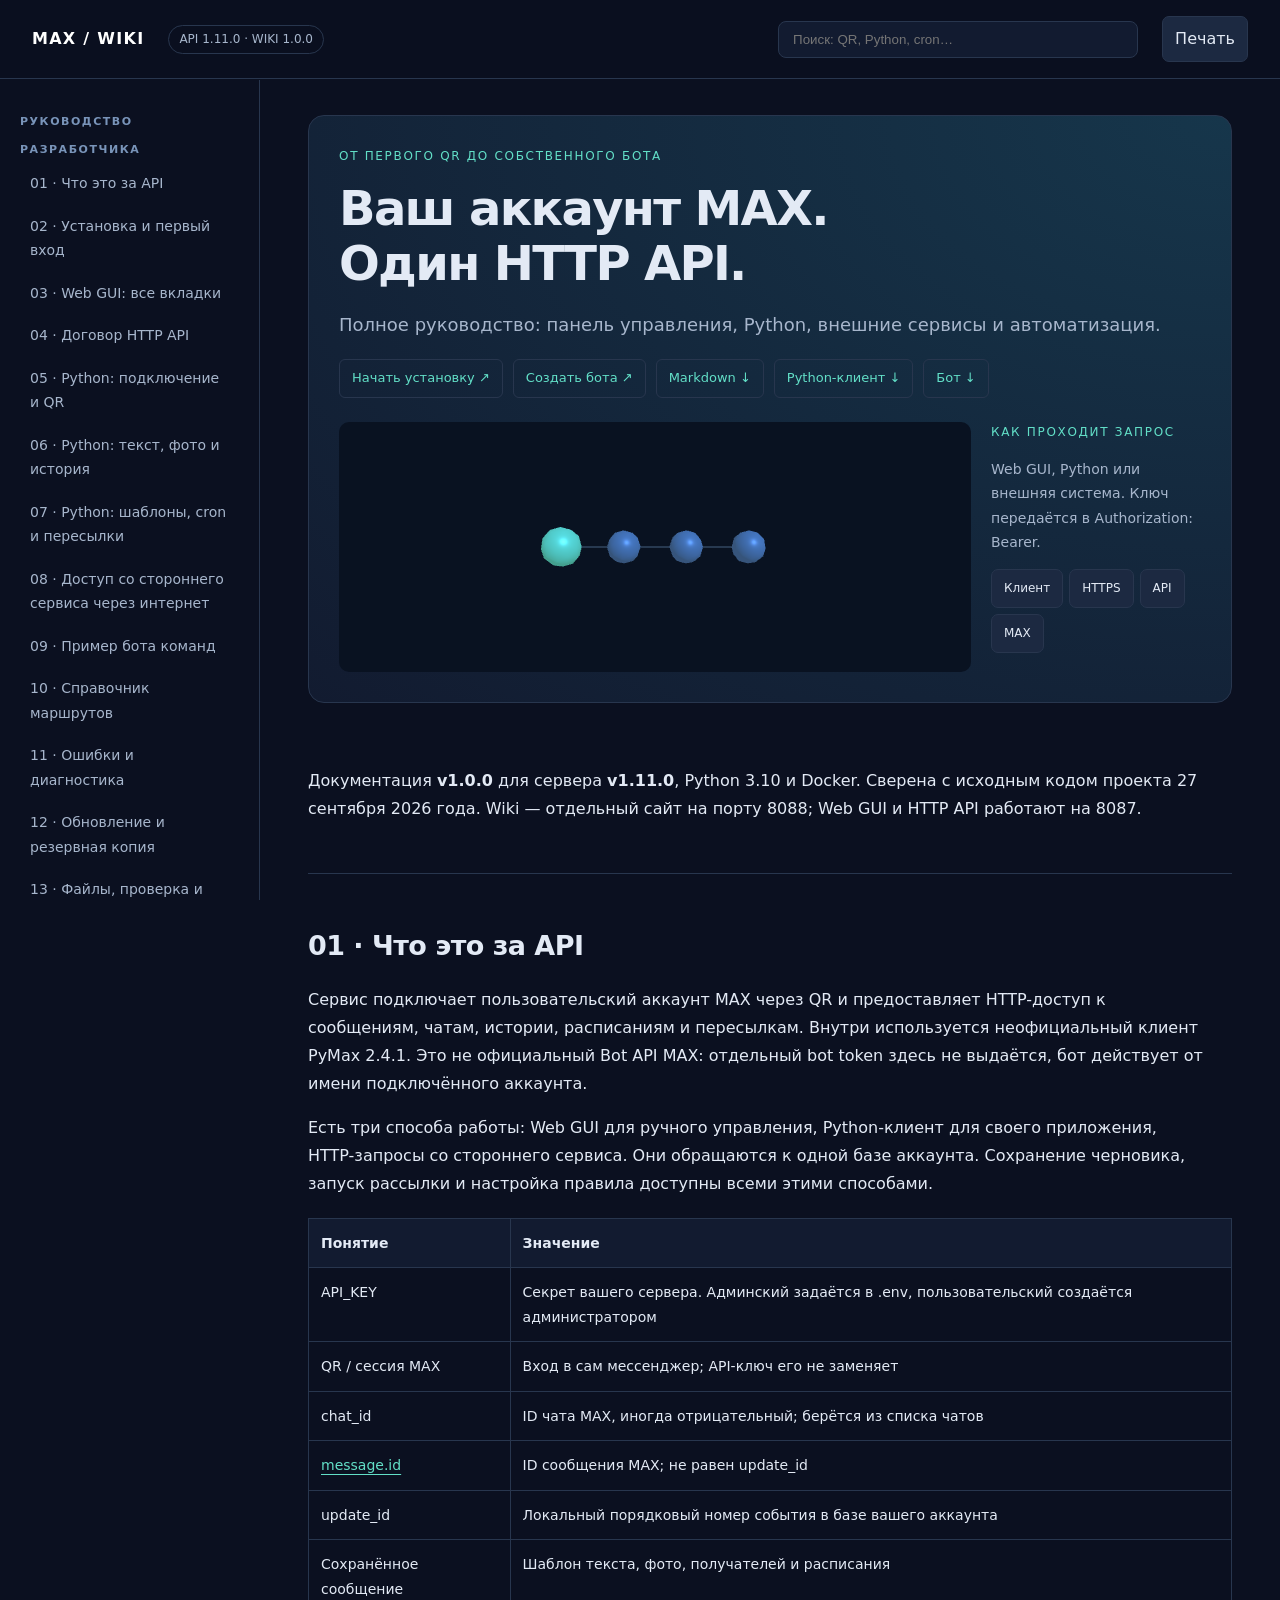
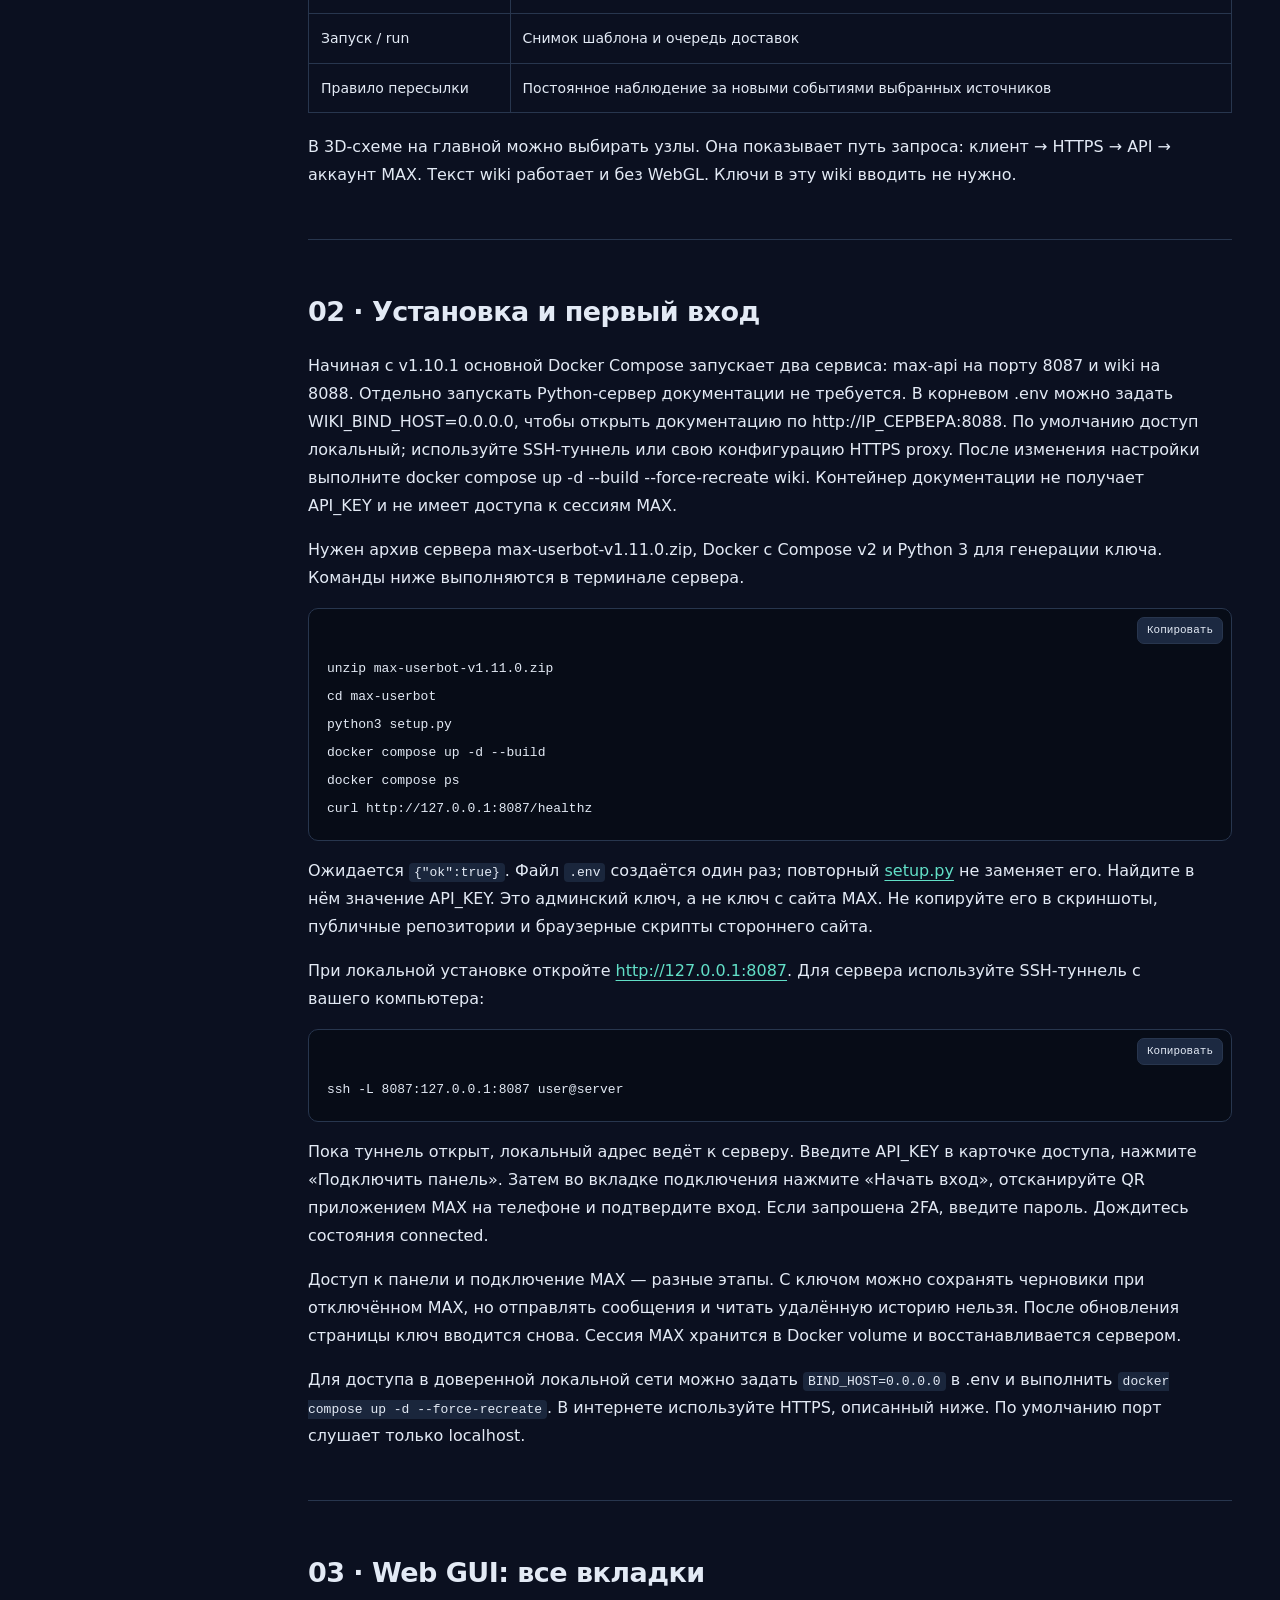
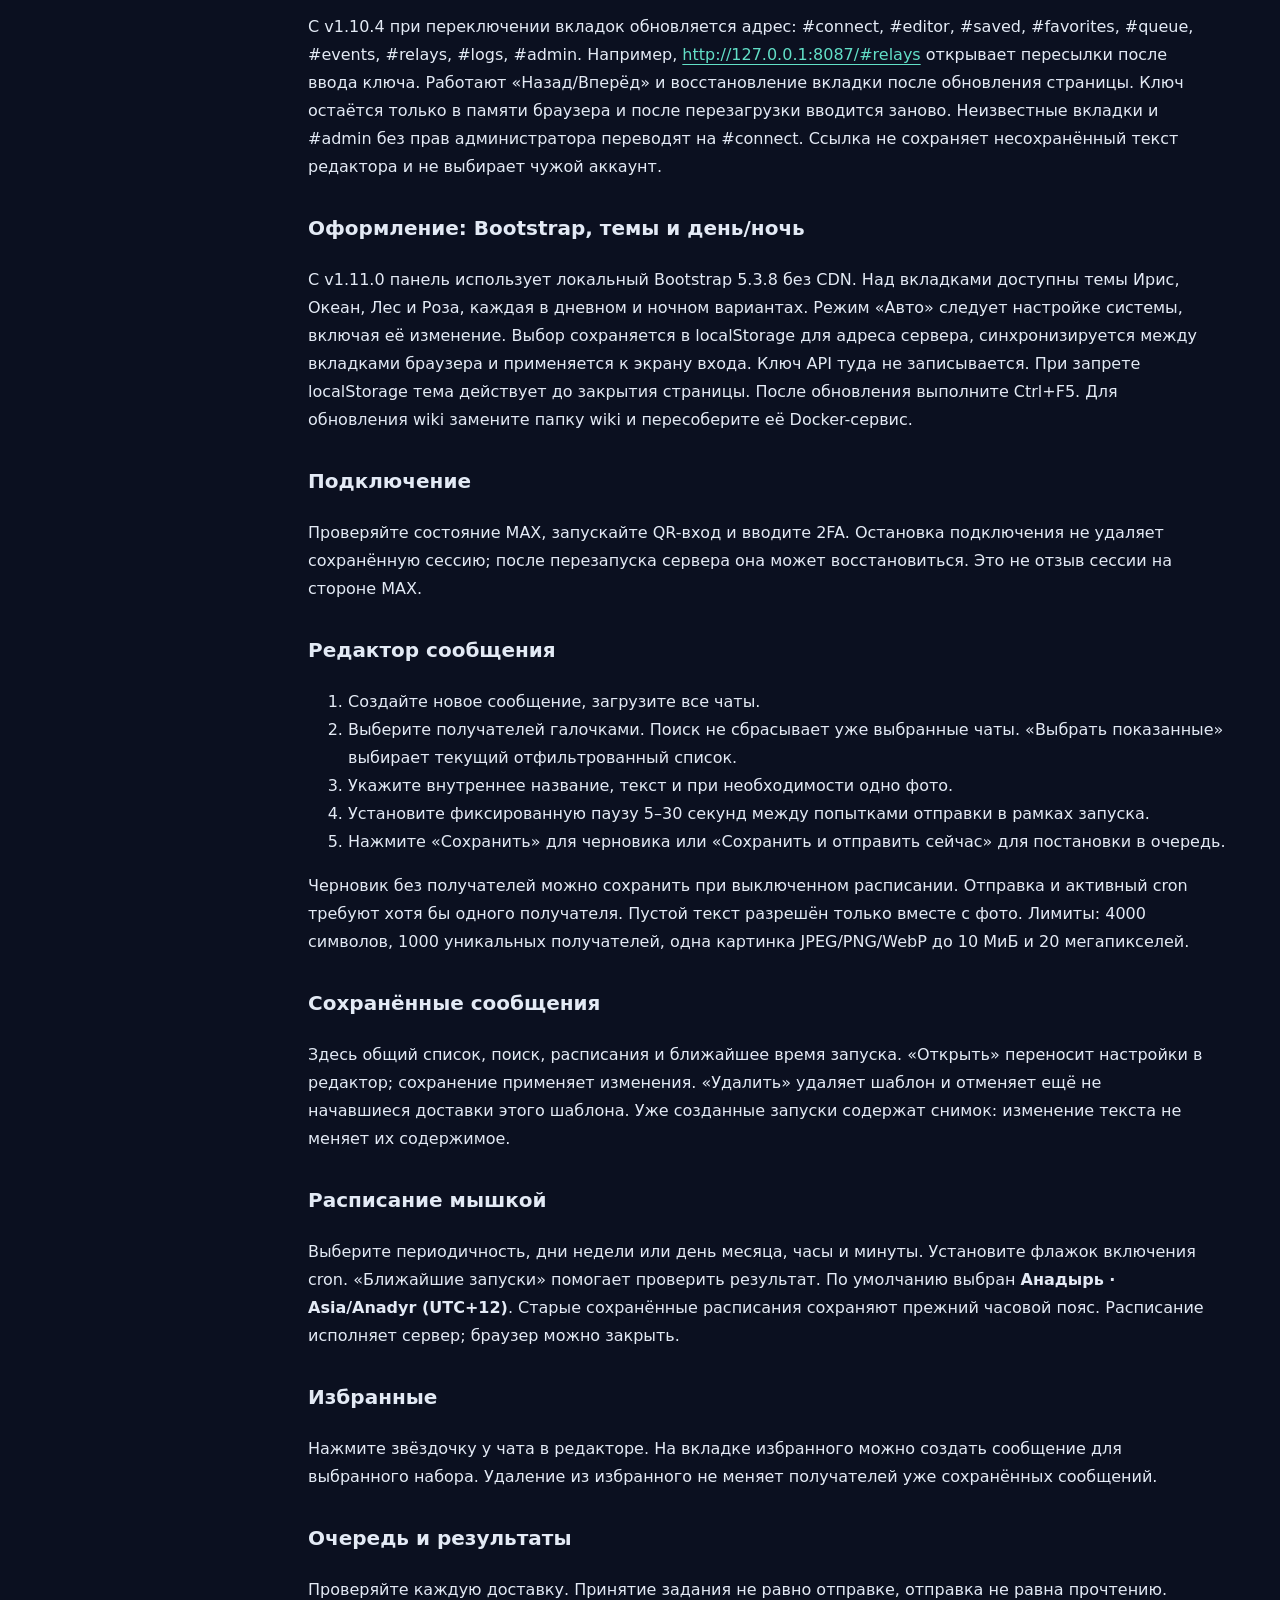
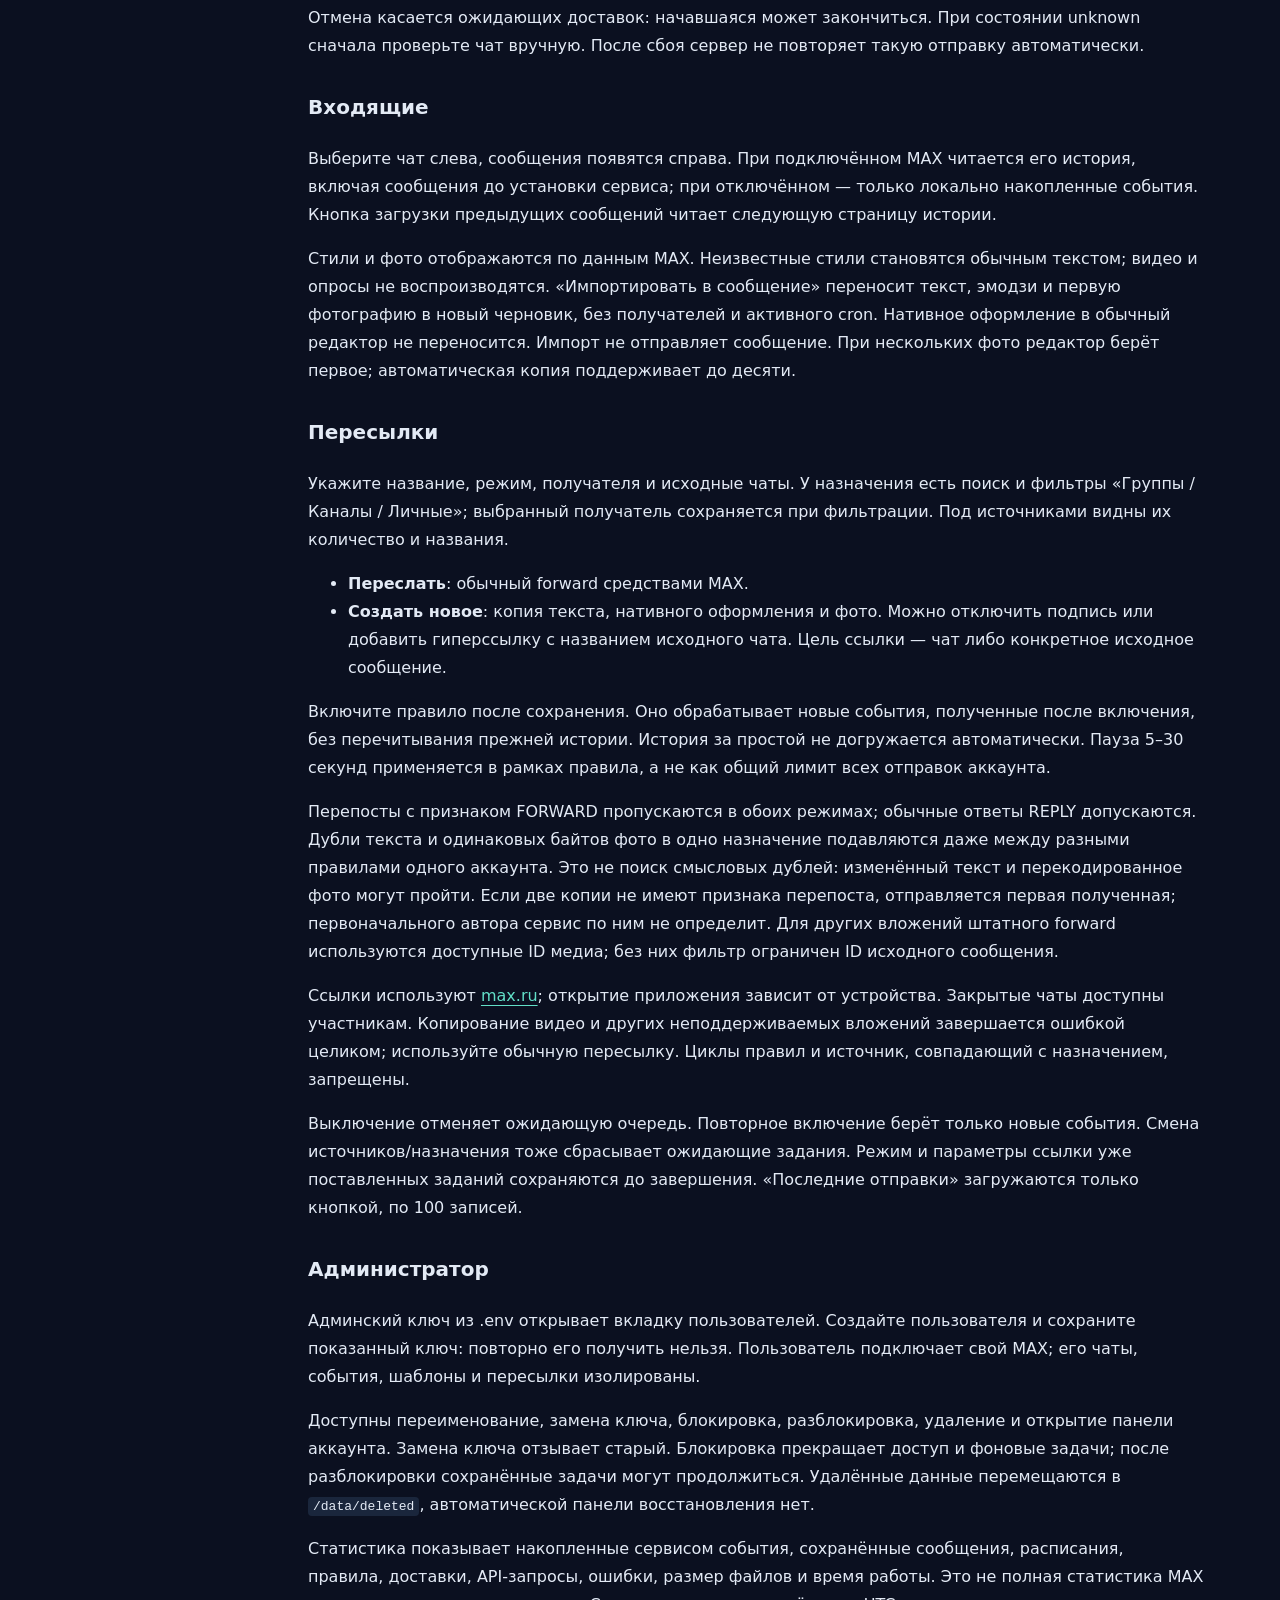
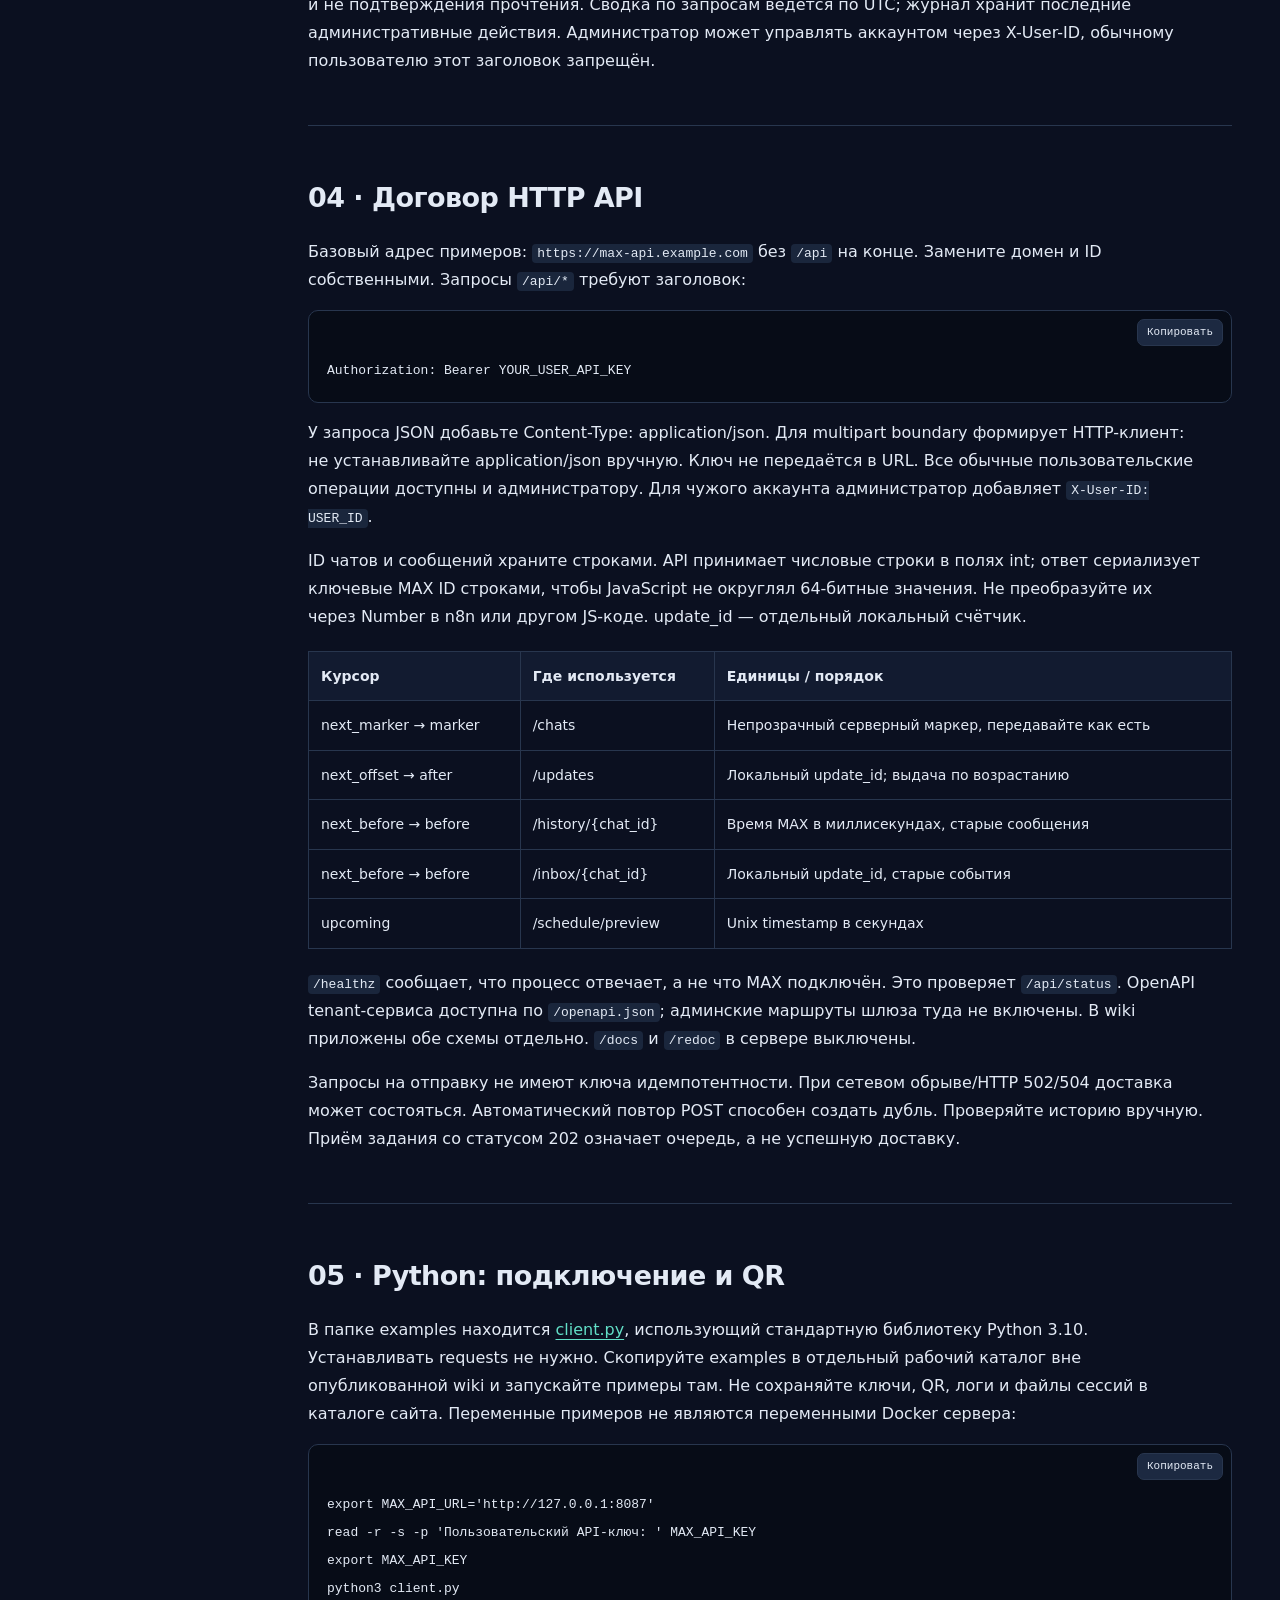
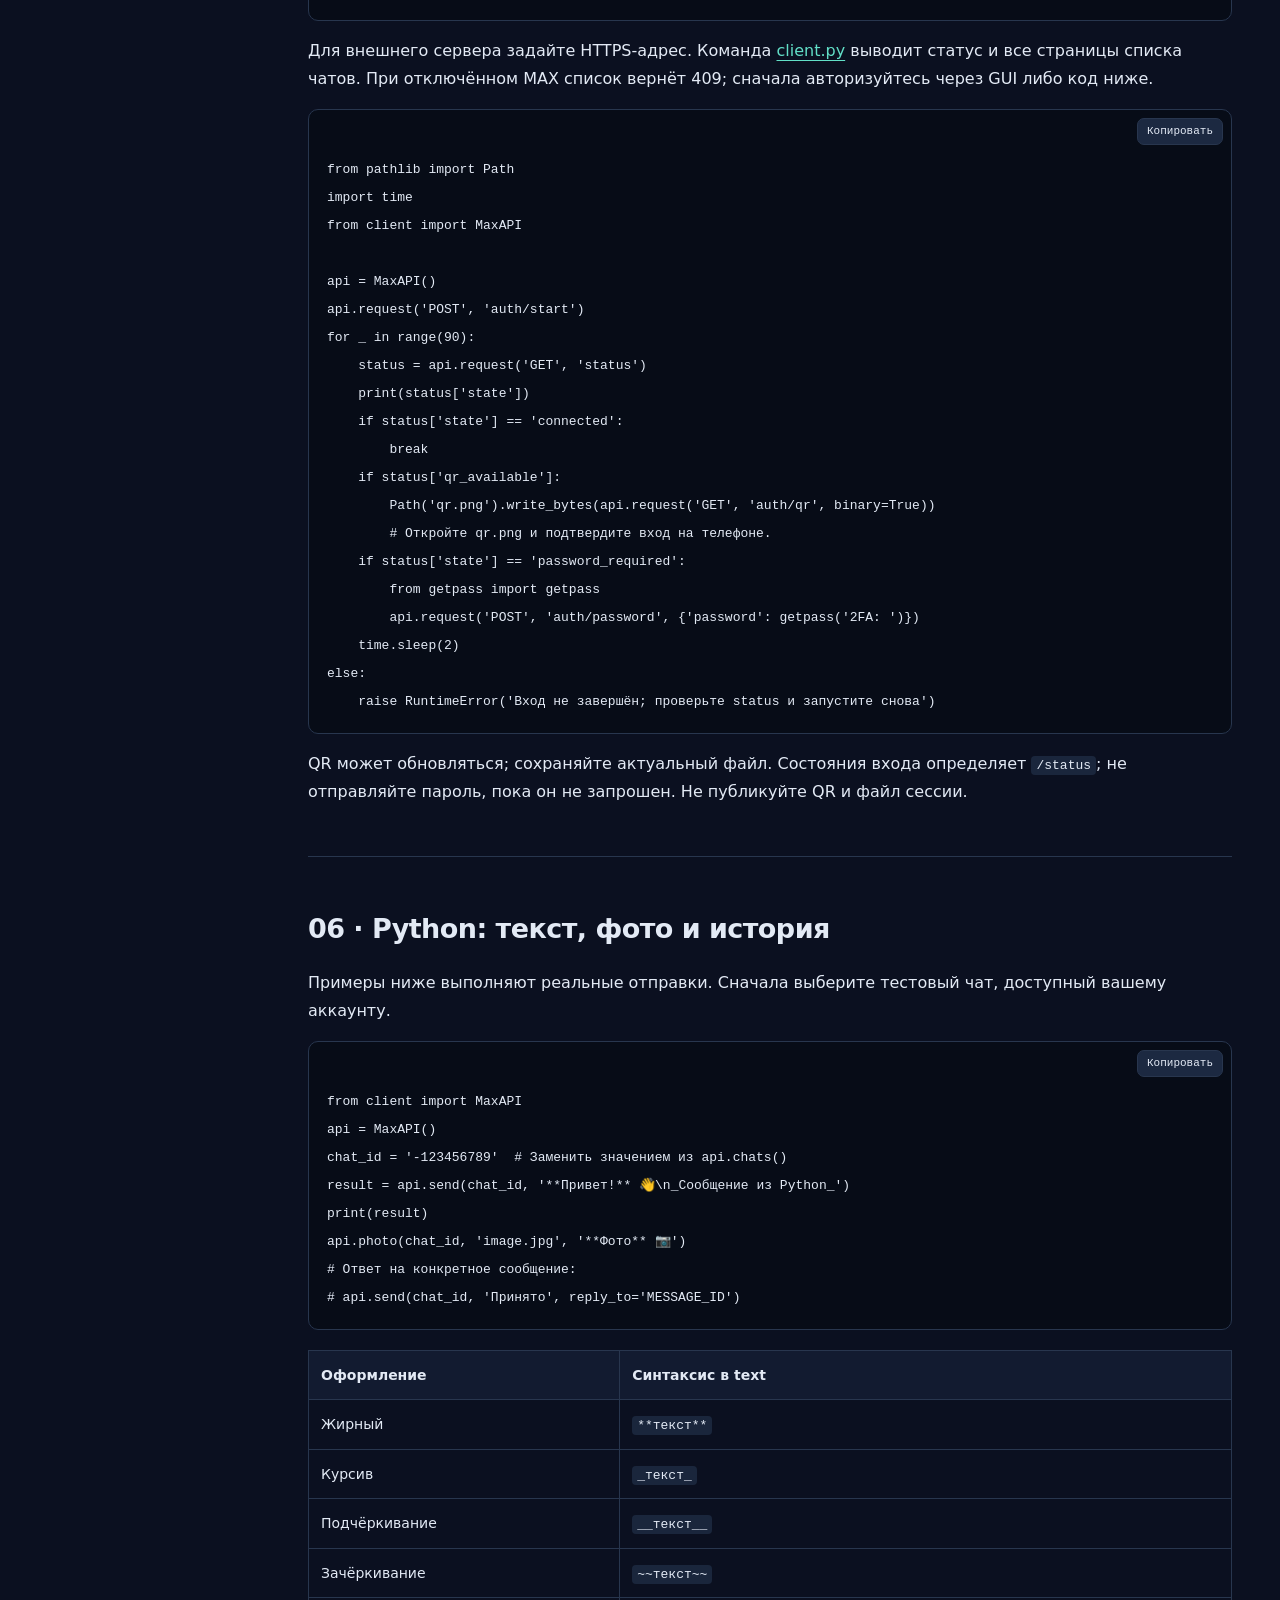
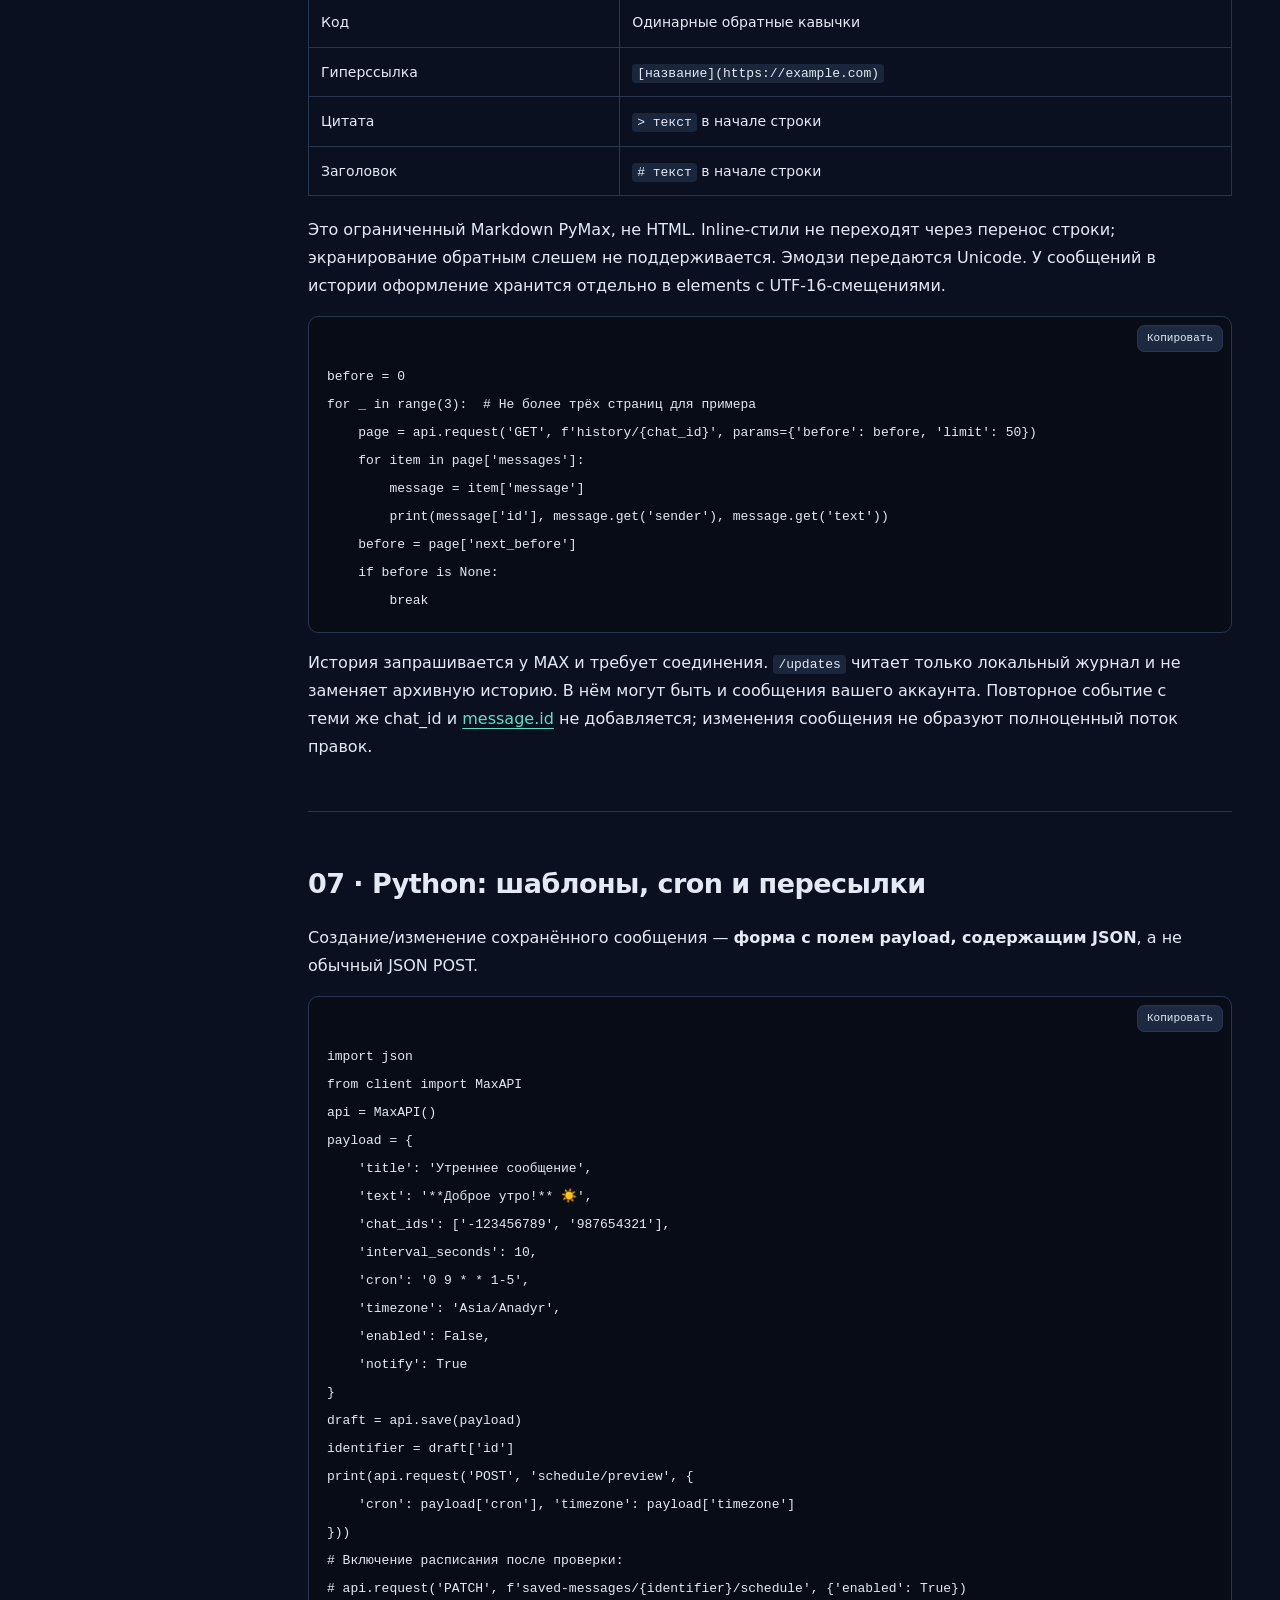
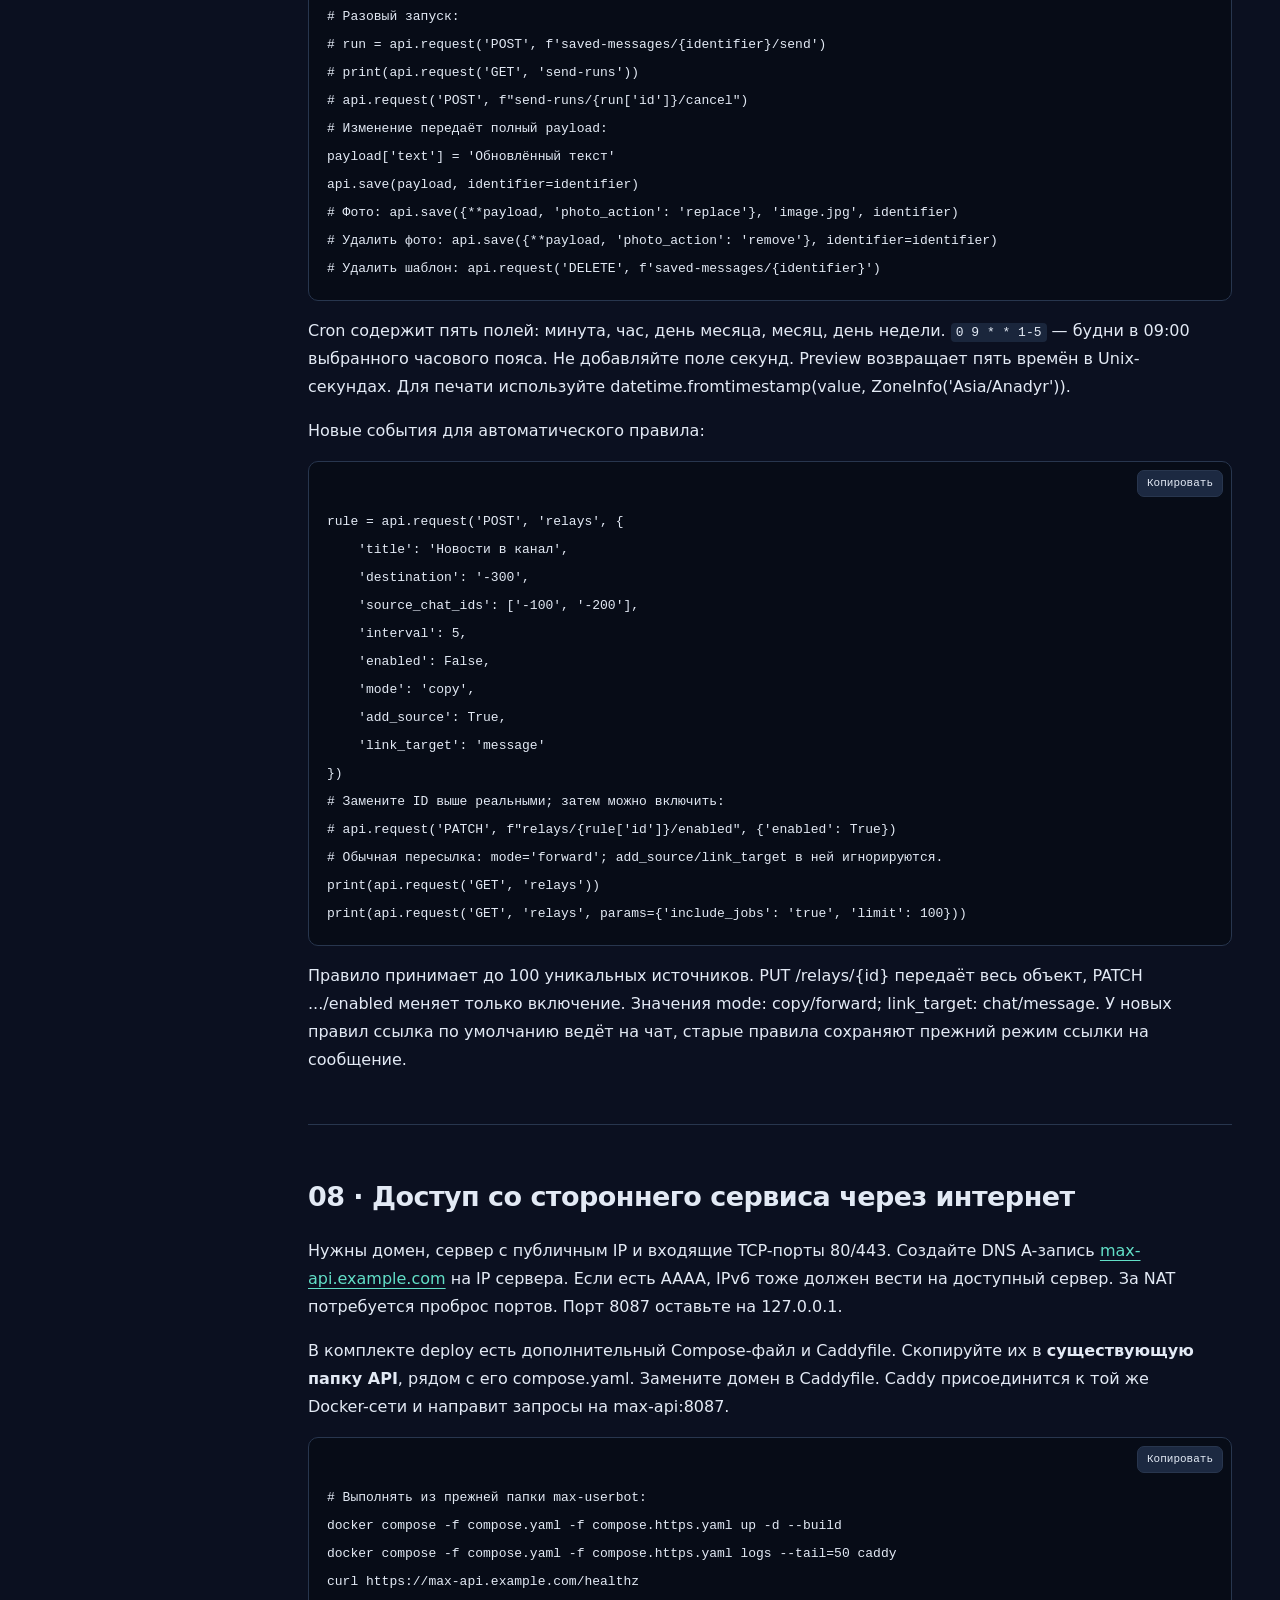
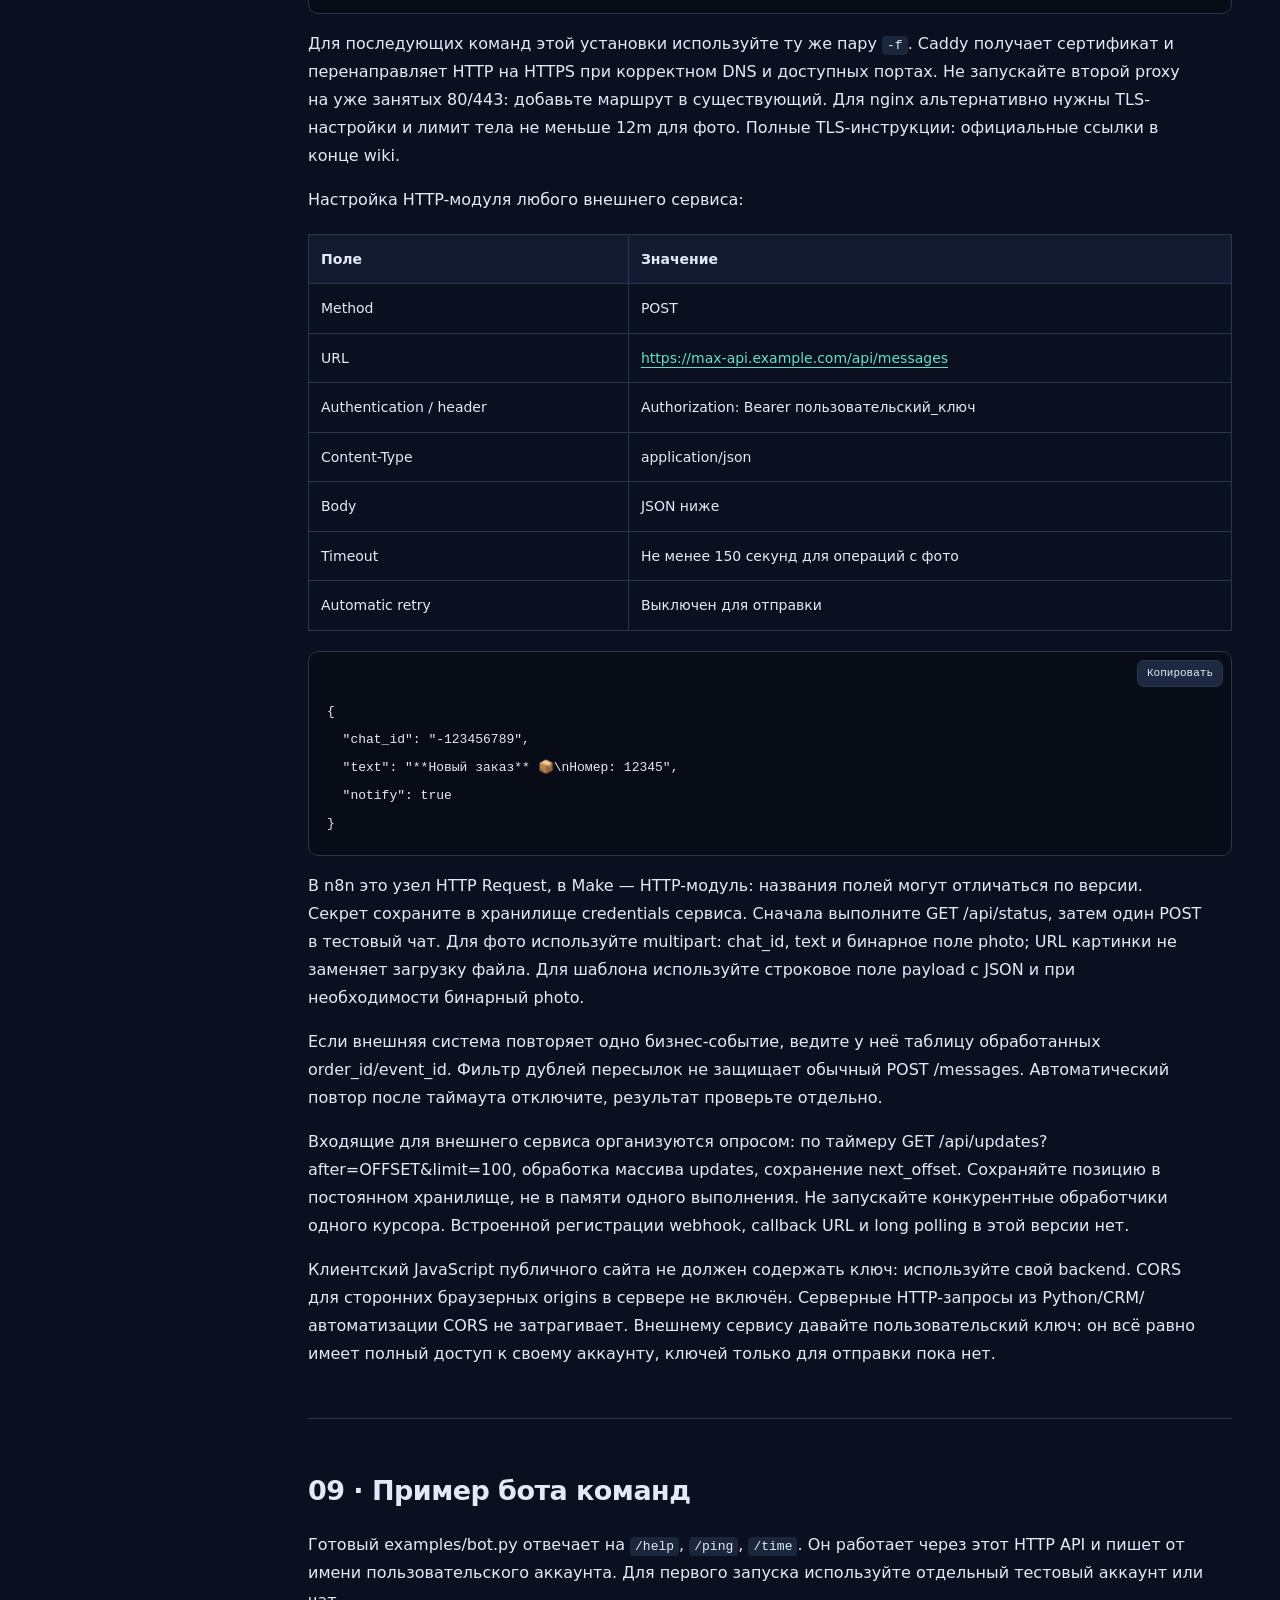
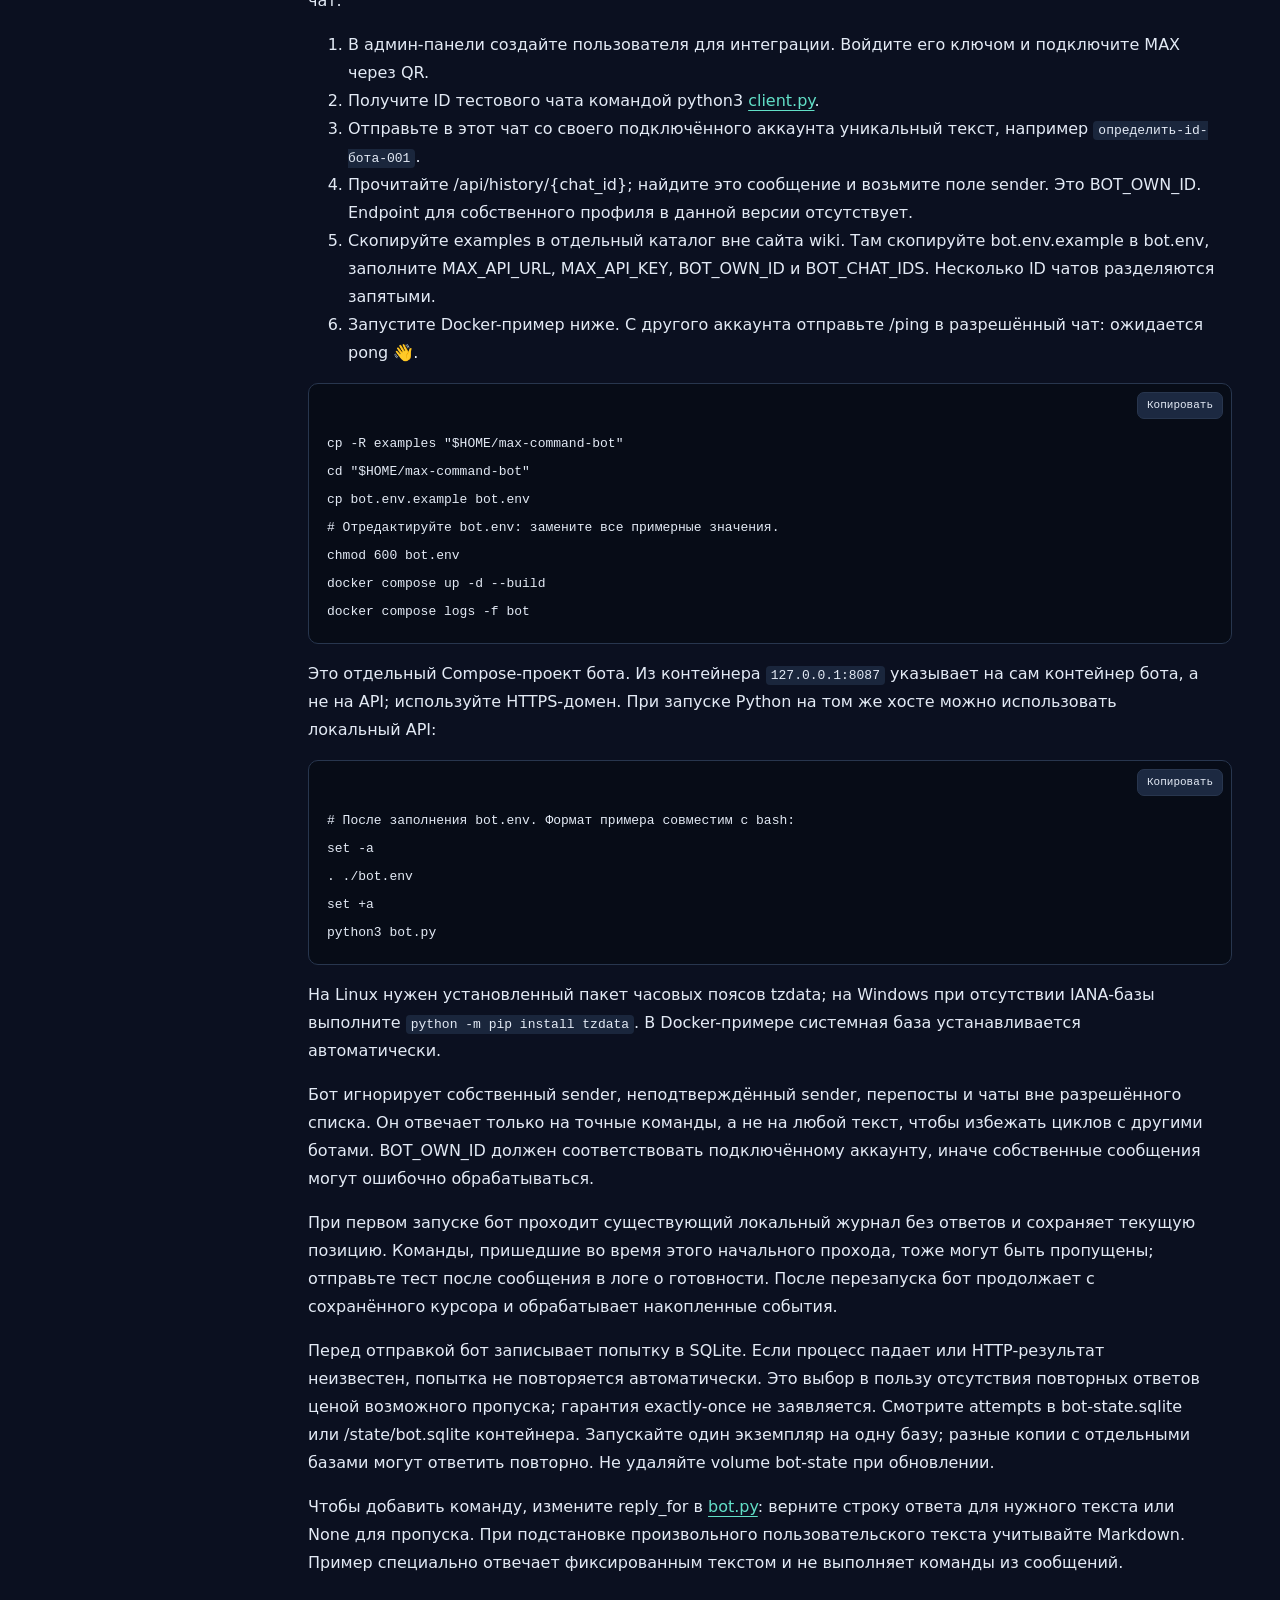
<file: wiki/index.html>
<!doctype html><html lang="ru"><head><meta charset="utf-8"><meta name="viewport" content="width=device-width,initial-scale=1"><meta name="description" content="Wiki MAX Account API v1.11.0: GUI, Python, HTTPS, автоматизации и бот"><title>MAX API · Wiki v1.0.0</title><link rel="stylesheet" href="wiki.css"><script defer src="wiki.js"></script><script type="module" src="scene.js"></script></head><body><header><a class="brand" href="#">MAX / WIKI</a><span class="tag">API 1.11.0 · WIKI 1.0.0</span><input id="search" type="search" aria-label="Поиск в документации" placeholder="Поиск: QR, Python, cron…"><button id="print">Печать</button></header><div class="layout"><aside aria-label="Оглавление"><strong>Руководство разработчика</strong><a href="#section-1">01 · Что это за API</a><a href="#section-2">02 · Установка и первый вход</a><a href="#section-3">03 · Web GUI: все вкладки</a><a href="#section-4">04 · Договор HTTP API</a><a href="#section-5">05 · Python: подключение и QR</a><a href="#section-6">06 · Python: текст, фото и история</a><a href="#section-7">07 · Python: шаблоны, cron и пересылки</a><a href="#section-8">08 · Доступ со стороннего сервиса через интернет</a><a href="#section-9">09 · Пример бота команд</a><a href="#section-10">10 · Справочник маршрутов</a><a href="#section-11">11 · Ошибки и диагностика</a><a href="#section-12">12 · Обновление и резервная копия</a><a href="#section-13">13 · Файлы, проверка и источники</a><a href="#schema">14 · OpenAPI: поля запросов</a></aside><main><div class="hero"><div class="eyebrow">От первого QR до собственного бота</div><h1>Ваш аккаунт MAX.<br>Один HTTP API.</h1><p class="lead">Полное руководство: панель управления, Python, внешние сервисы и автоматизация.</p><div class="actions"><a href="#section-2">Начать установку ↗</a><a href="#section-9">Создать бота ↗</a><a href="WIKI.md" download>Markdown ↓</a><a href="examples/client.py" download>Python-клиент ↓</a><a href="examples/bot.py" download>Бот ↓</a></div><div class="scene-wrap"><div id="scene" aria-label="Интерактивная схема пути запроса"></div><div><div class="eyebrow">Как проходит запрос</div><p id="node-info"></p><div class="nodes"></div></div></div></div><p id="search-status" role="status"></p><section class="doc" id="overview">
<p>Документация <strong>v1.0.0</strong> для сервера <strong>v1.11.0</strong>, Python 3.10 и Docker. Сверена с исходным кодом проекта 27 сентября 2026 года. Wiki — отдельный сайт на порту 8088; Web GUI и HTTP API работают на 8087.</p>
</section><section class="doc" id="section-1"><h2>01 · Что это за API</h2>
<p>Сервис подключает пользовательский аккаунт MAX через QR и предоставляет HTTP-доступ к сообщениям, чатам, истории, расписаниям и пересылкам. Внутри используется неофициальный клиент PyMax 2.4.1. Это не официальный Bot API MAX: отдельный bot token здесь не выдаётся, бот действует от имени подключённого аккаунта.</p>
<p>Есть три способа работы: Web GUI для ручного управления, Python-клиент для своего приложения, HTTP-запросы со стороннего сервиса. Они обращаются к одной базе аккаунта. Сохранение черновика, запуск рассылки и настройка правила доступны всеми этими способами.</p>
<div class="table-wrap"><table>
<thead>
<tr>
<th>Понятие</th>
<th>Значение</th>
</tr>
</thead>
<tbody>
<tr>
<td>API_KEY</td>
<td>Секрет вашего сервера. Админский задаётся в .env, пользовательский создаётся администратором</td>
</tr>
<tr>
<td>QR / сессия MAX</td>
<td>Вход в сам мессенджер; API-ключ его не заменяет</td>
</tr>
<tr>
<td>chat_id</td>
<td>ID чата MAX, иногда отрицательный; берётся из списка чатов</td>
</tr>
<tr>
<td><a href="http://message.id">message.id</a></td>
<td>ID сообщения MAX; не равен update_id</td>
</tr>
<tr>
<td>update_id</td>
<td>Локальный порядковый номер события в базе вашего аккаунта</td>
</tr>
<tr>
<td>Сохранённое сообщение</td>
<td>Шаблон текста, фото, получателей и расписания</td>
</tr>
<tr>
<td>Запуск / run</td>
<td>Снимок шаблона и очередь доставок</td>
</tr>
<tr>
<td>Правило пересылки</td>
<td>Постоянное наблюдение за новыми событиями выбранных источников</td>
</tr>
</tbody>
</table></div>
<p>В 3D-схеме на главной можно выбирать узлы. Она показывает путь запроса: клиент → HTTPS → API → аккаунт MAX. Текст wiki работает и без WebGL. Ключи в эту wiki вводить не нужно.</p>
</section><section class="doc" id="section-2"><h2>02 · Установка и первый вход</h2>
<p>Начиная с v1.10.1 основной Docker Compose запускает два сервиса: max-api
на порту 8087 и wiki на 8088. Отдельно запускать Python-сервер документации
не требуется. В корневом .env можно задать WIKI_BIND_HOST=0.0.0.0,
чтобы открыть документацию по http://IP_СЕРВЕРА:8088. По умолчанию доступ
локальный; используйте SSH-туннель или свою конфигурацию HTTPS proxy.
После изменения настройки выполните docker compose up -d --build --force-recreate wiki.
Контейнер документации не получает API_KEY и не имеет доступа к сессиям MAX.</p>
<p>Нужен архив сервера max-userbot-v1.11.0.zip, Docker с Compose v2 и Python 3 для генерации ключа. Команды ниже выполняются в терминале сервера.</p>
<pre><code class="language-bash">unzip max-userbot-v1.11.0.zip
cd max-userbot
python3 setup.py
docker compose up -d --build
docker compose ps
curl http://127.0.0.1:8087/healthz
</code></pre>
<p>Ожидается <code>{&quot;ok&quot;:true}</code>. Файл <code>.env</code> создаётся один раз; повторный <a href="http://setup.py">setup.py</a> не заменяет его. Найдите в нём значение API_KEY. Это админский ключ, а не ключ с сайта MAX. Не копируйте его в скриншоты, публичные репозитории и браузерные скрипты стороннего сайта.</p>
<p>При локальной установке откройте <a href="http://127.0.0.1:8087">http://127.0.0.1:8087</a>. Для сервера используйте SSH-туннель с вашего компьютера:</p>
<pre><code class="language-bash">ssh -L 8087:127.0.0.1:8087 user@server
</code></pre>
<p>Пока туннель открыт, локальный адрес ведёт к серверу. Введите API_KEY в карточке доступа, нажмите «Подключить панель». Затем во вкладке подключения нажмите «Начать вход», отсканируйте QR приложением MAX на телефоне и подтвердите вход. Если запрошена 2FA, введите пароль. Дождитесь состояния connected.</p>
<p>Доступ к панели и подключение MAX — разные этапы. С ключом можно сохранять черновики при отключённом MAX, но отправлять сообщения и читать удалённую историю нельзя. После обновления страницы ключ вводится снова. Сессия MAX хранится в Docker volume и восстанавливается сервером.</p>
<p>Для доступа в доверенной локальной сети можно задать <code>BIND_HOST=0.0.0.0</code> в .env и выполнить <code>docker compose up -d --force-recreate</code>. В интернете используйте HTTPS, описанный ниже. По умолчанию порт слушает только localhost.</p>
</section><section class="doc" id="section-3"><h2>03 · Web GUI: все вкладки</h2>
<p>С v1.10.4 при переключении вкладок обновляется адрес: #connect, #editor,
#saved, #favorites, #queue, #events, #relays, #logs, #admin.
Например, <a href="http://127.0.0.1:8087/#relays">http://127.0.0.1:8087/#relays</a> открывает пересылки после ввода ключа.
Работают «Назад/Вперёд» и восстановление вкладки после обновления страницы.
Ключ остаётся только в памяти браузера и после перезагрузки вводится заново.
Неизвестные вкладки и #admin без прав администратора переводят на #connect.
Ссылка не сохраняет несохранённый текст редактора и не выбирает чужой аккаунт.</p>
<h3>Оформление: Bootstrap, темы и день/ночь</h3>
<p>С v1.11.0 панель использует локальный Bootstrap 5.3.8 без CDN.
Над вкладками доступны темы Ирис, Океан, Лес и Роза, каждая в дневном и ночном вариантах.
Режим «Авто» следует настройке системы, включая её изменение.
Выбор сохраняется в localStorage для адреса сервера, синхронизируется между
вкладками браузера и применяется к экрану входа. Ключ API туда не записывается.
При запрете localStorage тема действует до закрытия страницы.
После обновления выполните Ctrl+F5. Для обновления wiki замените папку wiki
и пересоберите её Docker-сервис.</p>
<h3>Подключение</h3>
<p>Проверяйте состояние MAX, запускайте QR-вход и вводите 2FA. Остановка подключения не удаляет сохранённую сессию; после перезапуска сервера она может восстановиться. Это не отзыв сессии на стороне MAX.</p>
<h3>Редактор сообщения</h3>
<ol>
<li>Создайте новое сообщение, загрузите все чаты.</li>
<li>Выберите получателей галочками. Поиск не сбрасывает уже выбранные чаты. «Выбрать показанные» выбирает текущий отфильтрованный список.</li>
<li>Укажите внутреннее название, текст и при необходимости одно фото.</li>
<li>Установите фиксированную паузу 5–30 секунд между попытками отправки в рамках запуска.</li>
<li>Нажмите «Сохранить» для черновика или «Сохранить и отправить сейчас» для постановки в очередь.</li>
</ol>
<p>Черновик без получателей можно сохранить при выключенном расписании. Отправка и активный cron требуют хотя бы одного получателя. Пустой текст разрешён только вместе с фото. Лимиты: 4000 символов, 1000 уникальных получателей, одна картинка JPEG/PNG/WebP до 10 МиБ и 20 мегапикселей.</p>
<h3>Сохранённые сообщения</h3>
<p>Здесь общий список, поиск, расписания и ближайшее время запуска. «Открыть» переносит настройки в редактор; сохранение применяет изменения. «Удалить» удаляет шаблон и отменяет ещё не начавшиеся доставки этого шаблона. Уже созданные запуски содержат снимок: изменение текста не меняет их содержимое.</p>
<h3>Расписание мышкой</h3>
<p>Выберите периодичность, дни недели или день месяца, часы и минуты. Установите флажок включения cron. «Ближайшие запуски» помогает проверить результат. По умолчанию выбран <strong>Анадырь · Asia/Anadyr (UTC+12)</strong>. Старые сохранённые расписания сохраняют прежний часовой пояс. Расписание исполняет сервер; браузер можно закрыть.</p>
<h3>Избранные</h3>
<p>Нажмите звёздочку у чата в редакторе. На вкладке избранного можно создать сообщение для выбранного набора. Удаление из избранного не меняет получателей уже сохранённых сообщений.</p>
<h3>Очередь и результаты</h3>
<p>Проверяйте каждую доставку. Принятие задания не равно отправке, отправка не равна прочтению. Отмена касается ожидающих доставок: начавшаяся может закончиться. При состоянии unknown сначала проверьте чат вручную. После сбоя сервер не повторяет такую отправку автоматически.</p>
<h3>Входящие</h3>
<p>Выберите чат слева, сообщения появятся справа. При подключённом MAX читается его история, включая сообщения до установки сервиса; при отключённом — только локально накопленные события. Кнопка загрузки предыдущих сообщений читает следующую страницу истории.</p>
<p>Стили и фото отображаются по данным MAX. Неизвестные стили становятся обычным текстом; видео и опросы не воспроизводятся. «Импортировать в сообщение» переносит текст, эмодзи и первую фотографию в новый черновик, без получателей и активного cron. Нативное оформление в обычный редактор не переносится. Импорт не отправляет сообщение. При нескольких фото редактор берёт первое; автоматическая копия поддерживает до десяти.</p>
<h3>Пересылки</h3>
<p>Укажите название, режим, получателя и исходные чаты. У назначения есть поиск и фильтры «Группы / Каналы / Личные»; выбранный получатель сохраняется при фильтрации. Под источниками видны их количество и названия.</p>
<ul>
<li><strong>Переслать</strong>: обычный forward средствами MAX.</li>
<li><strong>Создать новое</strong>: копия текста, нативного оформления и фото. Можно отключить подпись или добавить гиперссылку с названием исходного чата. Цель ссылки — чат либо конкретное исходное сообщение.</li>
</ul>
<p>Включите правило после сохранения. Оно обрабатывает новые события, полученные после включения, без перечитывания прежней истории. История за простой не догружается автоматически. Пауза 5–30 секунд применяется в рамках правила, а не как общий лимит всех отправок аккаунта.</p>
<p>Перепосты с признаком FORWARD пропускаются в обоих режимах; обычные ответы REPLY допускаются. Дубли текста и одинаковых байтов фото в одно назначение подавляются даже между разными правилами одного аккаунта. Это не поиск смысловых дублей: изменённый текст и перекодированное фото могут пройти. Если две копии не имеют признака перепоста, отправляется первая полученная; первоначального автора сервис по ним не определит. Для других вложений штатного forward используются доступные ID медиа; без них фильтр ограничен ID исходного сообщения.</p>
<p>Ссылки используют <a href="http://max.ru">max.ru</a>; открытие приложения зависит от устройства. Закрытые чаты доступны участникам. Копирование видео и других неподдерживаемых вложений завершается ошибкой целиком; используйте обычную пересылку. Циклы правил и источник, совпадающий с назначением, запрещены.</p>
<p>Выключение отменяет ожидающую очередь. Повторное включение берёт только новые события. Смена источников/назначения тоже сбрасывает ожидающие задания. Режим и параметры ссылки уже поставленных заданий сохраняются до завершения. «Последние отправки» загружаются только кнопкой, по 100 записей.</p>
<h3>Администратор</h3>
<p>Админский ключ из .env открывает вкладку пользователей. Создайте пользователя и сохраните показанный ключ: повторно его получить нельзя. Пользователь подключает свой MAX; его чаты, события, шаблоны и пересылки изолированы.</p>
<p>Доступны переименование, замена ключа, блокировка, разблокировка, удаление и открытие панели аккаунта. Замена ключа отзывает старый. Блокировка прекращает доступ и фоновые задачи; после разблокировки сохранённые задачи могут продолжиться. Удалённые данные перемещаются в <code>/data/deleted</code>, автоматической панели восстановления нет.</p>
<p>Статистика показывает накопленные сервисом события, сохранённые сообщения, расписания, правила, доставки, API-запросы, ошибки, размер файлов и время работы. Это не полная статистика MAX и не подтверждения прочтения. Сводка по запросам ведётся по UTC; журнал хранит последние административные действия. Администратор может управлять аккаунтом через X-User-ID, обычному пользователю этот заголовок запрещён.</p>
</section><section class="doc" id="section-4"><h2>04 · Договор HTTP API</h2>
<p>Базовый адрес примеров: <code>https://max-api.example.com</code> без <code>/api</code> на конце. Замените домен и ID собственными. Запросы <code>/api/*</code> требуют заголовок:</p>
<pre><code class="language-http">Authorization: Bearer YOUR_USER_API_KEY
</code></pre>
<p>У запроса JSON добавьте Content-Type: application/json. Для multipart boundary формирует HTTP-клиент: не устанавливайте application/json вручную. Ключ не передаётся в URL. Все обычные пользовательские операции доступны и администратору. Для чужого аккаунта администратор добавляет <code>X-User-ID: USER_ID</code>.</p>
<p>ID чатов и сообщений храните строками. API принимает числовые строки в полях int; ответ сериализует ключевые MAX ID строками, чтобы JavaScript не округлял 64-битные значения. Не преобразуйте их через Number в n8n или другом JS-коде. update_id — отдельный локальный счётчик.</p>
<div class="table-wrap"><table>
<thead>
<tr>
<th>Курсор</th>
<th>Где используется</th>
<th>Единицы / порядок</th>
</tr>
</thead>
<tbody>
<tr>
<td>next_marker → marker</td>
<td>/chats</td>
<td>Непрозрачный серверный маркер, передавайте как есть</td>
</tr>
<tr>
<td>next_offset → after</td>
<td>/updates</td>
<td>Локальный update_id; выдача по возрастанию</td>
</tr>
<tr>
<td>next_before → before</td>
<td>/history/{chat_id}</td>
<td>Время MAX в миллисекундах, старые сообщения</td>
</tr>
<tr>
<td>next_before → before</td>
<td>/inbox/{chat_id}</td>
<td>Локальный update_id, старые события</td>
</tr>
<tr>
<td>upcoming</td>
<td>/schedule/preview</td>
<td>Unix timestamp в секундах</td>
</tr>
</tbody>
</table></div>
<p><code>/healthz</code> сообщает, что процесс отвечает, а не что MAX подключён. Это проверяет <code>/api/status</code>. OpenAPI tenant-сервиса доступна по <code>/openapi.json</code>; админские маршруты шлюза туда не включены. В wiki приложены обе схемы отдельно. <code>/docs</code> и <code>/redoc</code> в сервере выключены.</p>
<p>Запросы на отправку не имеют ключа идемпотентности. При сетевом обрыве/HTTP 502/504 доставка может состояться. Автоматический повтор POST способен создать дубль. Проверяйте историю вручную. Приём задания со статусом 202 означает очередь, а не успешную доставку.</p>
</section><section class="doc" id="section-5"><h2>05 · Python: подключение и QR</h2>
<p>В папке examples находится <a href="http://client.py">client.py</a>, использующий стандартную библиотеку Python 3.10. Устанавливать requests не нужно. Скопируйте examples в отдельный рабочий каталог вне опубликованной wiki и запускайте примеры там. Не сохраняйте ключи, QR, логи и файлы сессий в каталоге сайта. Переменные примеров не являются переменными Docker сервера:</p>
<pre><code class="language-bash">export MAX_API_URL='http://127.0.0.1:8087'
read -r -s -p 'Пользовательский API-ключ: ' MAX_API_KEY
export MAX_API_KEY
python3 client.py
</code></pre>
<p>Для внешнего сервера задайте HTTPS-адрес. Команда <a href="http://client.py">client.py</a> выводит статус и все страницы списка чатов. При отключённом MAX список вернёт 409; сначала авторизуйтесь через GUI либо код ниже.</p>
<pre><code class="language-python">from pathlib import Path
import time
from client import MaxAPI

api = MaxAPI()
api.request('POST', 'auth/start')
for _ in range(90):
    status = api.request('GET', 'status')
    print(status['state'])
    if status['state'] == 'connected':
        break
    if status['qr_available']:
        Path('qr.png').write_bytes(api.request('GET', 'auth/qr', binary=True))
        # Откройте qr.png и подтвердите вход на телефоне.
    if status['state'] == 'password_required':
        from getpass import getpass
        api.request('POST', 'auth/password', {'password': getpass('2FA: ')})
    time.sleep(2)
else:
    raise RuntimeError('Вход не завершён; проверьте status и запустите снова')
</code></pre>
<p>QR может обновляться; сохраняйте актуальный файл. Состояния входа определяет <code>/status</code>; не отправляйте пароль, пока он не запрошен. Не публикуйте QR и файл сессии.</p>
</section><section class="doc" id="section-6"><h2>06 · Python: текст, фото и история</h2>
<p>Примеры ниже выполняют реальные отправки. Сначала выберите тестовый чат, доступный вашему аккаунту.</p>
<pre><code class="language-python">from client import MaxAPI
api = MaxAPI()
chat_id = '-123456789'  # Заменить значением из api.chats()
result = api.send(chat_id, '**Привет!** 👋\n_Сообщение из Python_')
print(result)
api.photo(chat_id, 'image.jpg', '**Фото** 📷')
# Ответ на конкретное сообщение:
# api.send(chat_id, 'Принято', reply_to='MESSAGE_ID')
</code></pre>
<div class="table-wrap"><table>
<thead>
<tr>
<th>Оформление</th>
<th>Синтаксис в text</th>
</tr>
</thead>
<tbody>
<tr>
<td>Жирный</td>
<td><code>**текст**</code></td>
</tr>
<tr>
<td>Курсив</td>
<td><code>_текст_</code></td>
</tr>
<tr>
<td>Подчёркивание</td>
<td><code>__текст__</code></td>
</tr>
<tr>
<td>Зачёркивание</td>
<td><code>~~текст~~</code></td>
</tr>
<tr>
<td>Код</td>
<td>Одинарные обратные кавычки</td>
</tr>
<tr>
<td>Гиперссылка</td>
<td><code>[название](https://example.com)</code></td>
</tr>
<tr>
<td>Цитата</td>
<td><code>&gt; текст</code> в начале строки</td>
</tr>
<tr>
<td>Заголовок</td>
<td><code># текст</code> в начале строки</td>
</tr>
</tbody>
</table></div>
<p>Это ограниченный Markdown PyMax, не HTML. Inline-стили не переходят через перенос строки; экранирование обратным слешем не поддерживается. Эмодзи передаются Unicode. У сообщений в истории оформление хранится отдельно в elements с UTF-16-смещениями.</p>
<pre><code class="language-python">before = 0
for _ in range(3):  # Не более трёх страниц для примера
    page = api.request('GET', f'history/{chat_id}', params={'before': before, 'limit': 50})
    for item in page['messages']:
        message = item['message']
        print(message['id'], message.get('sender'), message.get('text'))
    before = page['next_before']
    if before is None:
        break
</code></pre>
<p>История запрашивается у MAX и требует соединения. <code>/updates</code> читает только локальный журнал и не заменяет архивную историю. В нём могут быть и сообщения вашего аккаунта. Повторное событие с теми же chat_id и <a href="http://message.id">message.id</a> не добавляется; изменения сообщения не образуют полноценный поток правок.</p>
</section><section class="doc" id="section-7"><h2>07 · Python: шаблоны, cron и пересылки</h2>
<p>Создание/изменение сохранённого сообщения — <strong>форма с полем payload, содержащим JSON</strong>, а не обычный JSON POST.</p>
<pre><code class="language-python">import json
from client import MaxAPI
api = MaxAPI()
payload = {
    'title': 'Утреннее сообщение',
    'text': '**Доброе утро!** ☀️',
    'chat_ids': ['-123456789', '987654321'],
    'interval_seconds': 10,
    'cron': '0 9 * * 1-5',
    'timezone': 'Asia/Anadyr',
    'enabled': False,
    'notify': True
}
draft = api.save(payload)
identifier = draft['id']
print(api.request('POST', 'schedule/preview', {
    'cron': payload['cron'], 'timezone': payload['timezone']
}))
# Включение расписания после проверки:
# api.request('PATCH', f'saved-messages/{identifier}/schedule', {'enabled': True})
# Разовый запуск:
# run = api.request('POST', f'saved-messages/{identifier}/send')
# print(api.request('GET', 'send-runs'))
# api.request('POST', f&quot;send-runs/{run['id']}/cancel&quot;)
# Изменение передаёт полный payload:
payload['text'] = 'Обновлённый текст'
api.save(payload, identifier=identifier)
# Фото: api.save({**payload, 'photo_action': 'replace'}, 'image.jpg', identifier)
# Удалить фото: api.save({**payload, 'photo_action': 'remove'}, identifier=identifier)
# Удалить шаблон: api.request('DELETE', f'saved-messages/{identifier}')
</code></pre>
<p>Cron содержит пять полей: минута, час, день месяца, месяц, день недели. <code>0 9 * * 1-5</code> — будни в 09:00 выбранного часового пояса. Не добавляйте поле секунд. Preview возвращает пять времён в Unix-секундах. Для печати используйте datetime.fromtimestamp(value, ZoneInfo('Asia/Anadyr')).</p>
<p>Новые события для автоматического правила:</p>
<pre><code class="language-python">rule = api.request('POST', 'relays', {
    'title': 'Новости в канал',
    'destination': '-300',
    'source_chat_ids': ['-100', '-200'],
    'interval': 5,
    'enabled': False,
    'mode': 'copy',
    'add_source': True,
    'link_target': 'message'
})
# Замените ID выше реальными; затем можно включить:
# api.request('PATCH', f&quot;relays/{rule['id']}/enabled&quot;, {'enabled': True})
# Обычная пересылка: mode='forward'; add_source/link_target в ней игнорируются.
print(api.request('GET', 'relays'))
print(api.request('GET', 'relays', params={'include_jobs': 'true', 'limit': 100}))
</code></pre>
<p>Правило принимает до 100 уникальных источников. PUT /relays/{id} передаёт весь объект, PATCH .../enabled меняет только включение. Значения mode: copy/forward; link_target: chat/message. У новых правил ссылка по умолчанию ведёт на чат, старые правила сохраняют прежний режим ссылки на сообщение.</p>
</section><section class="doc" id="section-8"><h2>08 · Доступ со стороннего сервиса через интернет</h2>
<p>Нужны домен, сервер с публичным IP и входящие TCP-порты 80/443. Создайте DNS A-запись <a href="http://max-api.example.com">max-api.example.com</a> на IP сервера. Если есть AAAA, IPv6 тоже должен вести на доступный сервер. За NAT потребуется проброс портов. Порт 8087 оставьте на 127.0.0.1.</p>
<p>В комплекте deploy есть дополнительный Compose-файл и Caddyfile. Скопируйте их в <strong>существующую папку API</strong>, рядом с его compose.yaml. Замените домен в Caddyfile. Caddy присоединится к той же Docker-сети и направит запросы на max-api:8087.</p>
<pre><code class="language-bash"># Выполнять из прежней папки max-userbot:
docker compose -f compose.yaml -f compose.https.yaml up -d --build
docker compose -f compose.yaml -f compose.https.yaml logs --tail=50 caddy
curl https://max-api.example.com/healthz
</code></pre>
<p>Для последующих команд этой установки используйте ту же пару <code>-f</code>. Caddy получает сертификат и перенаправляет HTTP на HTTPS при корректном DNS и доступных портах. Не запускайте второй proxy на уже занятых 80/443: добавьте маршрут в существующий. Для nginx альтернативно нужны TLS-настройки и лимит тела не меньше 12m для фото. Полные TLS-инструкции: официальные ссылки в конце wiki.</p>
<p>Настройка HTTP-модуля любого внешнего сервиса:</p>
<div class="table-wrap"><table>
<thead>
<tr>
<th>Поле</th>
<th>Значение</th>
</tr>
</thead>
<tbody>
<tr>
<td>Method</td>
<td>POST</td>
</tr>
<tr>
<td>URL</td>
<td><a href="https://max-api.example.com/api/messages">https://max-api.example.com/api/messages</a></td>
</tr>
<tr>
<td>Authentication / header</td>
<td>Authorization: Bearer пользовательский_ключ</td>
</tr>
<tr>
<td>Content-Type</td>
<td>application/json</td>
</tr>
<tr>
<td>Body</td>
<td>JSON ниже</td>
</tr>
<tr>
<td>Timeout</td>
<td>Не менее 150 секунд для операций с фото</td>
</tr>
<tr>
<td>Automatic retry</td>
<td>Выключен для отправки</td>
</tr>
</tbody>
</table></div>
<pre><code class="language-json">{
  &quot;chat_id&quot;: &quot;-123456789&quot;,
  &quot;text&quot;: &quot;**Новый заказ** 📦\nНомер: 12345&quot;,
  &quot;notify&quot;: true
}
</code></pre>
<p>В n8n это узел HTTP Request, в Make — HTTP-модуль: названия полей могут отличаться по версии. Секрет сохраните в хранилище credentials сервиса. Сначала выполните GET /api/status, затем один POST в тестовый чат. Для фото используйте multipart: chat_id, text и бинарное поле photo; URL картинки не заменяет загрузку файла. Для шаблона используйте строковое поле payload с JSON и при необходимости бинарный photo.</p>
<p>Если внешняя система повторяет одно бизнес-событие, ведите у неё таблицу обработанных order_id/event_id. Фильтр дублей пересылок не защищает обычный POST /messages. Автоматический повтор после таймаута отключите, результат проверьте отдельно.</p>
<p>Входящие для внешнего сервиса организуются опросом: по таймеру GET /api/updates?after=OFFSET&amp;limit=100, обработка массива updates, сохранение next_offset. Сохраняйте позицию в постоянном хранилище, не в памяти одного выполнения. Не запускайте конкурентные обработчики одного курсора. Встроенной регистрации webhook, callback URL и long polling в этой версии нет.</p>
<p>Клиентский JavaScript публичного сайта не должен содержать ключ: используйте свой backend. CORS для сторонних браузерных origins в сервере не включён. Серверные HTTP-запросы из Python/CRM/автоматизации CORS не затрагивает. Внешнему сервису давайте пользовательский ключ: он всё равно имеет полный доступ к своему аккаунту, ключей только для отправки пока нет.</p>
</section><section class="doc" id="section-9"><h2>09 · Пример бота команд</h2>
<p>Готовый examples/bot.py отвечает на <code>/help</code>, <code>/ping</code>, <code>/time</code>. Он работает через этот HTTP API и пишет от имени пользовательского аккаунта. Для первого запуска используйте отдельный тестовый аккаунт или чат.</p>
<ol>
<li>В админ-панели создайте пользователя для интеграции. Войдите его ключом и подключите MAX через QR.</li>
<li>Получите ID тестового чата командой python3 <a href="http://client.py">client.py</a>.</li>
<li>Отправьте в этот чат со своего подключённого аккаунта уникальный текст, например <code>определить-id-бота-001</code>.</li>
<li>Прочитайте /api/history/{chat_id}; найдите это сообщение и возьмите поле sender. Это BOT_OWN_ID. Endpoint для собственного профиля в данной версии отсутствует.</li>
<li>Скопируйте examples в отдельный каталог вне сайта wiki. Там скопируйте bot.env.example в bot.env, заполните MAX_API_URL, MAX_API_KEY, BOT_OWN_ID и BOT_CHAT_IDS. Несколько ID чатов разделяются запятыми.</li>
<li>Запустите Docker-пример ниже. С другого аккаунта отправьте /ping в разрешённый чат: ожидается pong 👋.</li>
</ol>
<pre><code class="language-bash">cp -R examples &quot;$HOME/max-command-bot&quot;
cd &quot;$HOME/max-command-bot&quot;
cp bot.env.example bot.env
# Отредактируйте bot.env: замените все примерные значения.
chmod 600 bot.env
docker compose up -d --build
docker compose logs -f bot
</code></pre>
<p>Это отдельный Compose-проект бота. Из контейнера <code>127.0.0.1:8087</code> указывает на сам контейнер бота, а не на API; используйте HTTPS-домен. При запуске Python на том же хосте можно использовать локальный API:</p>
<pre><code class="language-bash"># После заполнения bot.env. Формат примера совместим с bash:
set -a
. ./bot.env
set +a
python3 bot.py
</code></pre>
<p>На Linux нужен установленный пакет часовых поясов tzdata; на Windows при отсутствии IANA-базы выполните <code>python -m pip install tzdata</code>. В Docker-примере системная база устанавливается автоматически.</p>
<p>Бот игнорирует собственный sender, неподтверждённый sender, перепосты и чаты вне разрешённого списка. Он отвечает только на точные команды, а не на любой текст, чтобы избежать циклов с другими ботами. BOT_OWN_ID должен соответствовать подключённому аккаунту, иначе собственные сообщения могут ошибочно обрабатываться.</p>
<p>При первом запуске бот проходит существующий локальный журнал без ответов и сохраняет текущую позицию. Команды, пришедшие во время этого начального прохода, тоже могут быть пропущены; отправьте тест после сообщения в логе о готовности. После перезапуска бот продолжает с сохранённого курсора и обрабатывает накопленные события.</p>
<p>Перед отправкой бот записывает попытку в SQLite. Если процесс падает или HTTP-результат неизвестен, попытка не повторяется автоматически. Это выбор в пользу отсутствия повторных ответов ценой возможного пропуска; гарантия exactly-once не заявляется. Смотрите attempts в bot-state.sqlite или /state/bot.sqlite контейнера. Запускайте один экземпляр на одну базу; разные копии с отдельными базами могут ответить повторно. Не удаляйте volume bot-state при обновлении.</p>
<p>Чтобы добавить команду, измените reply_for в <a href="http://bot.py">bot.py</a>: верните строку ответа для нужного текста или None для пропуска. При подстановке произвольного пользовательского текста учитывайте Markdown. Пример специально отвечает фиксированным текстом и не выполняет команды из сообщений.</p>
</section><section class="doc" id="section-10"><h2>10 · Справочник маршрутов</h2>
<p>Во всех таблицах пути начинаются с /api, если явно не указано другое. Требуется Bearer-ключ. Полные поля запросов, типы и ответы в разделах OpenAPI ниже; модели возвращаемых MAX сообщений зависят от клиента, поэтому произвольные дополнительные поля не считаются стабильным контрактом.</p>
<h3>Подключение и чаты</h3>
<div class="table-wrap"><table>
<thead>
<tr>
<th>Метод</th>
<th>Путь</th>
<th>Тело / параметры</th>
<th>Результат</th>
</tr>
</thead>
<tbody>
<tr>
<td>GET</td>
<td>/status</td>
<td>—</td>
<td>state, error, password_hint, qr_available</td>
</tr>
<tr>
<td>POST</td>
<td>/auth/start</td>
<td>—</td>
<td>Запуск/восстановление подключения, статус</td>
</tr>
<tr>
<td>POST</td>
<td>/auth/stop</td>
<td>—</td>
<td>Остановка подключения, статус</td>
</tr>
<tr>
<td>GET</td>
<td>/auth/qr</td>
<td>—</td>
<td>PNG; 409, если QR не готов</td>
</tr>
<tr>
<td>POST</td>
<td>/auth/password</td>
<td>JSON password (1–1024)</td>
<td>accepted</td>
</tr>
<tr>
<td>GET</td>
<td>/chats</td>
<td>marker ≥ 1; cached=false</td>
<td>chats, next_marker, complete, warning</td>
</tr>
<tr>
<td>GET</td>
<td>/history/{chat_id}</td>
<td>before=0; limit=50 (1–100)</td>
<td>messages, next_before, source=max</td>
</tr>
<tr>
<td>GET</td>
<td>/updates</td>
<td>after=0; limit=100 (1–500)</td>
<td>updates, next_offset</td>
</tr>
<tr>
<td>GET</td>
<td>/inbox/chats</td>
<td>—</td>
<td>chats с chat_id и count локальных событий</td>
</tr>
<tr>
<td>GET</td>
<td>/inbox/{chat_id}</td>
<td>before=0; limit=50 (1–100)</td>
<td>messages, next_before локального журнала</td>
</tr>
<tr>
<td>POST</td>
<td>/source/resolve</td>
<td>JSON chat_id и url либо message_id</td>
<td>chat_id, message_id, url, text</td>
</tr>
<tr>
<td>GET</td>
<td>/source/{chat_id}/{message_id}/photo/{index}</td>
<td>index начинается с 0</td>
<td>Бинарное фото; нужен подключённый MAX</td>
</tr>
</tbody>
</table></div>
<p>cached=true у /chats выдаёт только начальный кеш и complete=false: это не способ получить все чаты.</p>
<h3>Отправка и шаблоны</h3>
<div class="table-wrap"><table>
<thead>
<tr>
<th>Метод</th>
<th>Путь</th>
<th>Вход</th>
<th>Результат</th>
</tr>
</thead>
<tbody>
<tr>
<td>POST</td>
<td>/messages</td>
<td>JSON chat_id, text; reply_to=null, notify=true</td>
<td>Сообщение MAX</td>
</tr>
<tr>
<td>POST</td>
<td>/messages/photo</td>
<td>multipart chat_id, photo; text, reply_to, notify</td>
<td>Сообщение MAX</td>
</tr>
<tr>
<td>GET</td>
<td>/saved-messages</td>
<td>—</td>
<td>messages</td>
</tr>
<tr>
<td>POST</td>
<td>/saved-messages</td>
<td>form payload JSON, optional photo</td>
<td>201, шаблон</td>
</tr>
<tr>
<td>GET</td>
<td>/saved-messages/{id}</td>
<td>—</td>
<td>Шаблон</td>
</tr>
<tr>
<td>PUT</td>
<td>/saved-messages/{id}</td>
<td>Полный form payload, optional photo</td>
<td>Обновлённый шаблон</td>
</tr>
<tr>
<td>DELETE</td>
<td>/saved-messages/{id}</td>
<td>—</td>
<td>deleted</td>
</tr>
<tr>
<td>GET</td>
<td>/saved-messages/{id}/photo</td>
<td>—</td>
<td>Бинарное фото / 404</td>
</tr>
<tr>
<td>PATCH</td>
<td>/saved-messages/{id}/schedule</td>
<td>JSON enabled</td>
<td>Шаблон</td>
</tr>
<tr>
<td>POST</td>
<td>/saved-messages/{id}/send</td>
<td>—</td>
<td>202, снимок запуска</td>
</tr>
<tr>
<td>GET</td>
<td>/send-runs</td>
<td>limit=30 (1–100)</td>
<td>runs, scheduler_error, connected</td>
</tr>
<tr>
<td>POST</td>
<td>/send-runs/{id}/cancel</td>
<td>—</td>
<td>Результат отмены</td>
</tr>
<tr>
<td>POST</td>
<td>/schedule/preview</td>
<td>JSON cron, timezone</td>
<td>timezone, upcoming (5 времён)</td>
</tr>
</tbody>
</table></div>
<p>Поля payload шаблона: title (1–120), text (до 4000), chat_ids (до 1000), interval_seconds (5–30), cron (5 полей), timezone (Asia/Anadyr по умолчанию), enabled=false, notify=true, photo_action=keep/replace/remove. Без текста и фото сохранение не проходит. keep сохраняет прежнюю картинку, replace требует загрузки новой, remove удаляет её.</p>
<h3>Избранное, пересылки, пользователи</h3>
<div class="table-wrap"><table>
<thead>
<tr>
<th>Метод</th>
<th>Путь</th>
<th>Вход / назначение</th>
</tr>
</thead>
<tbody>
<tr>
<td>GET</td>
<td>/favorite-chats</td>
<td>Список chats</td>
</tr>
<tr>
<td>PUT</td>
<td>/favorite-chats/{chat_id}</td>
<td>JSON title, type (CHAT/DIALOG/CHANNEL)</td>
</tr>
<tr>
<td>DELETE</td>
<td>/favorite-chats/{chat_id}</td>
<td>Удалить из избранного</td>
</tr>
<tr>
<td>GET</td>
<td>/relays</td>
<td>include_jobs=false; limit=100 (1–500)</td>
</tr>
<tr>
<td>POST</td>
<td>/relays</td>
<td>JSON AutoRelay</td>
</tr>
<tr>
<td>PUT</td>
<td>/relays/{id}</td>
<td>Полный JSON AutoRelay</td>
</tr>
<tr>
<td>DELETE</td>
<td>/relays/{id}</td>
<td>Удалить правило, отменить ожидание</td>
</tr>
<tr>
<td>PATCH</td>
<td>/relays/{id}/enabled</td>
<td>JSON enabled</td>
</tr>
<tr>
<td>GET</td>
<td>/logs</td>
<td>level, before, limit; журнал текущего аккаунта</td>
</tr>
<tr>
<td>GET</td>
<td>/whoami</td>
<td>role, user текущего аккаунта</td>
</tr>
<tr>
<td>GET</td>
<td>/admin/users</td>
<td>Админ: users, totals, daily, uptime_seconds, audit</td>
</tr>
<tr>
<td>POST</td>
<td>/admin/users</td>
<td>Админ: JSON name; 201, user и api_key</td>
</tr>
<tr>
<td>PATCH</td>
<td>/admin/users/{id}</td>
<td>Админ: JSON name</td>
</tr>
<tr>
<td>POST</td>
<td>/admin/users/{id}/key</td>
<td>Админ: новый api_key, прежний отозван</td>
</tr>
<tr>
<td>PATCH</td>
<td>/admin/users/{id}/enabled</td>
<td>Админ: JSON enabled</td>
</tr>
<tr>
<td>DELETE</td>
<td>/admin/users/{id}</td>
<td>Админ: отзыв доступа, архив данных</td>
</tr>
</tbody>
</table></div>
<p>Пример администратора:</p>
<pre><code class="language-bash">curl -X POST &quot;$MAX_API_URL/api/admin/users&quot; \
  -H &quot;Authorization: Bearer $ADMIN_API_KEY&quot; \
  -H 'Content-Type: application/json' \
  -d '{&quot;name&quot;:&quot;Интеграция CRM&quot;}'
# Ответ содержит api_key: сохраните его как секрет, не в журнал автоматизации.
</code></pre>
<p>В пользовательских интеграциях не задавайте X-User-ID. /whoami возвращает учётную запись сервиса, не профиль MAX и не его sender ID.</p>
</section><section class="doc" id="section-11"><h2>11 · Ошибки и диагностика</h2>
<h3>Ошибка proto.payload при обычной пересылке</h3>
<p>В v1.10.3 исправлен тип link.messageId: нативный запрос пересылки отправляет
целочисленный ID вместо строки из модели PyMax 2.4.1. Точность ID проверена
сериализатором WebSocket. Это устранение обнаруженного расхождения с запросом
веб-клиента; успешная доставка должна быть подтверждена на вашем аккаунте.
Для проверки создайте новое оригинальное сообщение с уникальным текстом.
Старые unknown-задания не повторяются и отпечатки не очищаются автоматически.
Если MAX снова отклонит запрос, сохраните свежий журнал с max_error_code.</p>
<h3>Вкладка «Логи» (начиная с API v1.10.0)</h3>
<p>Откройте «Логи» и нажмите «Обновить» после воспроизведения ошибки. Выберите ERROR для ошибок, WARNING для отклонённых запросов или все уровни. «Предыдущие записи» загружает более старые записи. «Скачать показанные JSON» сохраняет только уже загруженный список с выбранным фильтром.</p>
<p>Журнал отдельный у каждого аккаунта. Администратор открывает панель нужного пользователя и переходит в его «Логи». Ошибки входа без действующего ключа и операции администрирования записываются в журнал администратора. Ключи, тела запросов, query string, пароли, QR и тексты переписок не записываются. У исключения сохраняются класс и последние места в коде (файл, функция, строка), без текста исключения и локальных переменных.</p>
<p>В v1.10.2 записи ApiError содержат max_error_code и max_opcode, когда MAX передал структурированный код. Свободный текст ответа и payload не записываются. Для пересылки operation показывает copy или forward. Если журнал старой версии содержит только ApiError, точную причину задним числом восстановить нельзя: нужна новая попытка с новым оригинальным сообщением. Старые unknown-задания автоматически не повторяются.</p>
<p>Все HTTP-ответы получают заголовок X-Request-ID. При ошибке панель показывает «Запрос: …». Найдите этот request_id в скачанном JSON: он связывает запрос и синхронную внутреннюю ошибку. Фоновые отправки связываются по run_id либо rule_id/job_id. Успешные GET-опросы не засоряют журнал; записываются изменения, ошибки, вход MAX и результаты отправок. Старые ошибки, возникшие до обновления, восстановить нельзя — воспроизведите проблему снова.</p>
<p>GET <strong>/api/logs</strong>: параметры level=INFO/WARNING/ERROR (необязательный), before=0, limit=100 (1–500). Ответ: logs, next_before, retention=5000, timezone=UTC. Передавайте next_before как before для следующей страницы. На сервере хранятся последние 5000 записей в diagnostics.sqlite каждого аккаунта; панель показывает время в Asia/Anadyr, JSON — ISO UTC. Записи также выводятся в stdout контейнера. Compose новой версии ограничивает Docker-лог тремя файлами по 10 МиБ. На старой установке перенесите секцию logging из нового compose.yaml, сохраняя прочие собственные настройки.</p>
<pre><code class="language-bash">curl -H &quot;Authorization: Bearer $MAX_API_KEY&quot; \
  &quot;$MAX_API_URL/api/logs?level=ERROR&amp;limit=100&quot; &gt; max-errors.json
docker compose logs --since=30m --tail=200 max-api
</code></pre>
<p>Логи API, proxy и бота — разные журналы. Если запрос не дошёл до API (ошибка DNS, TLS, 502 от proxy), смотрите docker compose logs caddy. Docker Engine может отдельно сообщать о старте контейнера и ошибках запуска. В логах нет полного содержимого переписки: для отчёта достаточно версии, действия, времени, request_id и соответствующих записей.</p>
<div class="table-wrap"><table>
<thead>
<tr>
<th>Симптом / код</th>
<th>Проверка и действие</th>
</tr>
</thead>
<tbody>
<tr>
<td>IP:8087 недоступен</td>
<td>По умолчанию bind=127.0.0.1; используйте SSH или HTTPS proxy. Проверьте compose ps и firewall</td>
</tr>
<tr>
<td>401</td>
<td>Bearer-ключ неверен, заменён, пользователь удалён/заблокирован; проверьте /whoami</td>
</tr>
<tr>
<td>403</td>
<td>Пользователь вызвал /admin или передал X-User-ID</td>
</tr>
<tr>
<td>404</td>
<td>Неверный маршрут/ID или у шаблона нет фото</td>
</tr>
<tr>
<td>409</td>
<td>Часто MAX отключён, QR/2FA не готов; читайте detail и /status</td>
</tr>
<tr>
<td>422</td>
<td>Ошибка JSON/формы, лимитов, cron, самопересылка или цикл правил</td>
</tr>
<tr>
<td>413 / фото не проходит</td>
<td>Ограничение proxy либо файл превышает допустимый размер</td>
</tr>
<tr>
<td>502 / 504 на отправке</td>
<td>Результат может быть неизвестен: не повторять автоматически</td>
</tr>
<tr>
<td>500</td>
<td>Сохраните метод, маршрут, время и обезличенную ошибку; изучите лог контейнера</td>
</tr>
<tr>
<td>Чатов мало</td>
<td>Пройдите все next_marker, не используйте cached=true; проверьте complete и warning</td>
</tr>
<tr>
<td>Бот молчит</td>
<td>connected, верные BOT_OWN_ID/BOT_CHAT_IDS, точная команда, другой sender, первый проход уже завершён</td>
</tr>
<tr>
<td>Cron молчит</td>
<td>enabled, получатели, часовой пояс, preview, соединение MAX, scheduler_error</td>
</tr>
<tr>
<td>Пересылка пропущена</td>
<td>FORWARD/дубль, событие раньше включения, правило выключено или недоступные вложения</td>
</tr>
<tr>
<td>Не открывается приложение по ссылке</td>
<td>Настройки устройства/браузера; доступ участника к закрытому чату; проверка ссылки на телефоне</td>
</tr>
</tbody>
</table></div>
<pre><code class="language-bash">docker compose ps
docker compose logs --tail=100 max-api
curl -H &quot;Authorization: Bearer $MAX_API_KEY&quot; &quot;$MAX_API_URL/api/status&quot;
</code></pre>
<p>Тело ошибки обычно содержит detail (строка либо массив ошибок валидации). Не отправляйте для диагностики .env, QR, содержимое сессии, пользовательские ключи и полные личные переписки.</p>
</section><section class="doc" id="section-12"><h2>12 · Обновление и резервная копия</h2>
<p>Обновляйте в прежней папке Compose, чтобы сохранить имя проекта и его volume. Заменяйте app и requirements.txt из новой версии, сохраняйте .env, compose.yaml и volume. Затем docker compose up -d --build --force-recreate, после — Ctrl+F5. Если подключён HTTPS, используйте оба Compose-файла. Не выполняйте down -v: удалятся данные.</p>
<p>Для согласованной копии SQLite сначала остановите API. Пример выполняется из корня проекта API, копирует весь /data и .env в закрытую папку backup. Храните её отдельно от публичного веб-каталога.</p>
<pre><code class="language-bash">mkdir -p backup
chmod 700 backup
docker compose stop max-api
docker compose cp max-api:/data backup/data
cp .env backup/server.env
chmod -R go-rwx backup
docker compose start max-api
</code></pre>
<p>Если backup/data уже существует, выберите новый каталог с датой, чтобы не смешивать копии. Сохраните также compose.yaml, дополнительный compose.https.yaml и Caddyfile, если используются. Копия содержит доступ к сессиям MAX и требует такого же ограничения доступа, как ключи.</p>
<p>Восстановление делайте при остановленном API в volume того же проекта, предварительно сохранив текущее содержимое. Пример для замены всей базы на выбранную копию:</p>
<pre><code class="language-bash">docker compose stop max-api
# Сначала отдельная копия текущего состояния; каталог должен быть новым:
docker compose cp max-api:/data backup/before-restore
# Копия должна содержать events.sqlite, campaigns.sqlite, relays.sqlite,
# users.sqlite и сессии/каталоги пользователей из одного момента времени.
docker compose cp backup/data/. max-api:/data/
docker compose start max-api
</code></pre>
<p>Копирование поверх не удаляет файлы, отсутствующие в архиве. Для строгого восстановления полного снимка используйте чистый volume с прежним набором данных и конфигурацией, а не смешивайте разные даты. После восстановления проверьте /whoami, соединение и очереди перед включением автоматизаций. Резервная копия бота делается отдельно из bot-state при остановленном боте.</p>
<p>Один процесс API на volume: не увеличивайте workers и не запускайте несколько экземпляров на одних SQLite-файлах. Публичный endpoint не имеет встроенных квот/rate limit; их можно задать на proxy. Ключ пользователя даёт доступ ко всем функциям его аккаунта, scopes не реализованы.</p>
</section><section class="doc" id="section-13"><h2>13 · Файлы, проверка и источники</h2>
<p>В архиве: HTML-wiki с поиском и копированием кода, этот Markdown, локальная Three.js и её лицензия, Python-клиент, бот, Docker-примеры и две схемы OpenAPI. Для wiki не требуется API-ключ. Схемы сгенерированы из кода v1.11.0; /whoami описан в тексте, поскольку реализован напрямую в ASGI-шлюзе.</p>
<p>Примеры предназначены для Python 3.10. В этой среде проверяется код на тестовом HTTP-сервере/подменённом транспорте, не на вашем аккаунте MAX. Docker, выпуск TLS-сертификата, реальную доставку и устройство-получатель нужно проверить при установке. Three.js использована для навигационной схемы; весь справочник доступен без неё.</p>
<p>Основной источник контракта — app/main.py, app/gateway.py, app/service.py, app/campaigns.py и app/auto_relays.py из вашего архива v1.10.2. Внешние первичные источники для инфраструктуры:</p>
<ul>
<li><a href="https://threejs.org/manual/pages/installation.html">Three.js: установка</a> — локальные ES-модули и запуск HTTP-сервера.</li>
<li><a href="https://threejs.org/manual/pages/creating-a-scene.html">Three.js: создание сцены</a> — сцена, камера и renderer.</li>
<li><a href="https://caddyserver.com/docs/caddyfile/directives/reverse_proxy">Caddy: reverse_proxy</a> — передача HTTP-запросов приложению.</li>
<li><a href="https://caddyserver.com/docs/automatic-https">Caddy: Automatic HTTPS</a> — сертификаты, DNS и сетевые требования.</li>
</ul>
<p>Wiki v1.0.0 описывает API v1.11.0. Перед переносом примеров на другую версию сверяйте её схему и CHANGELOG.</p>
</section><section class="doc" id="schema"><h2>14 · OpenAPI: поля запросов</h2><p>Точный снимок схем из исходного кода. Ссылки $ref ведут к моделям в конце соответствующего блока. Ответы без модели описаны в руководстве выше. Авторизация шлюза обязательна, даже если админская схема не объявляет security.</p><div class="actions"><a href="openapi.json" download>openapi.json ↓</a><a href="admin-openapi.json" download>admin-openapi.json ↓</a></div><h3>Tenant API</h3><details><summary>GET /healthz</summary><pre><code>{
  &quot;summary&quot;: &quot;Health&quot;,
  &quot;operationId&quot;: &quot;health_healthz_get&quot;,
  &quot;responses&quot;: {
    &quot;200&quot;: {
      &quot;description&quot;: &quot;Successful Response&quot;,
      &quot;content&quot;: {
        &quot;application/json&quot;: {
          &quot;schema&quot;: {}
        }
      }
    }
  }
}</code></pre></details><details><summary>GET /api/logs</summary><pre><code>{
  &quot;summary&quot;: &quot;Logs&quot;,
  &quot;operationId&quot;: &quot;logs_api_logs_get&quot;,
  &quot;security&quot;: [
    {
      &quot;HTTPBearer&quot;: []
    }
  ],
  &quot;parameters&quot;: [
    {
      &quot;name&quot;: &quot;level&quot;,
      &quot;in&quot;: &quot;query&quot;,
      &quot;required&quot;: false,
      &quot;schema&quot;: {
        &quot;anyOf&quot;: [
          {
            &quot;enum&quot;: [
              &quot;INFO&quot;,
              &quot;WARNING&quot;,
              &quot;ERROR&quot;
            ],
            &quot;type&quot;: &quot;string&quot;
          },
          {
            &quot;type&quot;: &quot;null&quot;
          }
        ],
        &quot;title&quot;: &quot;Level&quot;
      }
    },
    {
      &quot;name&quot;: &quot;before&quot;,
      &quot;in&quot;: &quot;query&quot;,
      &quot;required&quot;: false,
      &quot;schema&quot;: {
        &quot;type&quot;: &quot;integer&quot;,
        &quot;minimum&quot;: 0,
        &quot;default&quot;: 0,
        &quot;title&quot;: &quot;Before&quot;
      }
    },
    {
      &quot;name&quot;: &quot;limit&quot;,
      &quot;in&quot;: &quot;query&quot;,
      &quot;required&quot;: false,
      &quot;schema&quot;: {
        &quot;type&quot;: &quot;integer&quot;,
        &quot;maximum&quot;: 500,
        &quot;minimum&quot;: 1,
        &quot;default&quot;: 100,
        &quot;title&quot;: &quot;Limit&quot;
      }
    }
  ],
  &quot;responses&quot;: {
    &quot;200&quot;: {
      &quot;description&quot;: &quot;Successful Response&quot;,
      &quot;content&quot;: {
        &quot;application/json&quot;: {
          &quot;schema&quot;: {}
        }
      }
    },
    &quot;422&quot;: {
      &quot;description&quot;: &quot;Validation Error&quot;,
      &quot;content&quot;: {
        &quot;application/json&quot;: {
          &quot;schema&quot;: {
            &quot;$ref&quot;: &quot;#/components/schemas/HTTPValidationError&quot;
          }
        }
      }
    }
  }
}</code></pre></details><details><summary>GET /api/status</summary><pre><code>{
  &quot;summary&quot;: &quot;Status&quot;,
  &quot;operationId&quot;: &quot;status_api_status_get&quot;,
  &quot;responses&quot;: {
    &quot;200&quot;: {
      &quot;description&quot;: &quot;Successful Response&quot;,
      &quot;content&quot;: {
        &quot;application/json&quot;: {
          &quot;schema&quot;: {}
        }
      }
    }
  },
  &quot;security&quot;: [
    {
      &quot;HTTPBearer&quot;: []
    }
  ]
}</code></pre></details><details><summary>POST /api/auth/start</summary><pre><code>{
  &quot;summary&quot;: &quot;Start&quot;,
  &quot;operationId&quot;: &quot;start_api_auth_start_post&quot;,
  &quot;responses&quot;: {
    &quot;200&quot;: {
      &quot;description&quot;: &quot;Successful Response&quot;,
      &quot;content&quot;: {
        &quot;application/json&quot;: {
          &quot;schema&quot;: {}
        }
      }
    }
  },
  &quot;security&quot;: [
    {
      &quot;HTTPBearer&quot;: []
    }
  ]
}</code></pre></details><details><summary>POST /api/auth/stop</summary><pre><code>{
  &quot;summary&quot;: &quot;Stop&quot;,
  &quot;operationId&quot;: &quot;stop_api_auth_stop_post&quot;,
  &quot;responses&quot;: {
    &quot;200&quot;: {
      &quot;description&quot;: &quot;Successful Response&quot;,
      &quot;content&quot;: {
        &quot;application/json&quot;: {
          &quot;schema&quot;: {}
        }
      }
    }
  },
  &quot;security&quot;: [
    {
      &quot;HTTPBearer&quot;: []
    }
  ]
}</code></pre></details><details><summary>GET /api/auth/qr</summary><pre><code>{
  &quot;summary&quot;: &quot;Qr&quot;,
  &quot;operationId&quot;: &quot;qr_api_auth_qr_get&quot;,
  &quot;responses&quot;: {
    &quot;200&quot;: {
      &quot;description&quot;: &quot;Successful Response&quot;,
      &quot;content&quot;: {
        &quot;application/json&quot;: {
          &quot;schema&quot;: {}
        }
      }
    }
  },
  &quot;security&quot;: [
    {
      &quot;HTTPBearer&quot;: []
    }
  ]
}</code></pre></details><details><summary>POST /api/auth/password</summary><pre><code>{
  &quot;summary&quot;: &quot;Password&quot;,
  &quot;operationId&quot;: &quot;password_api_auth_password_post&quot;,
  &quot;requestBody&quot;: {
    &quot;content&quot;: {
      &quot;application/json&quot;: {
        &quot;schema&quot;: {
          &quot;$ref&quot;: &quot;#/components/schemas/Password&quot;
        }
      }
    },
    &quot;required&quot;: true
  },
  &quot;responses&quot;: {
    &quot;200&quot;: {
      &quot;description&quot;: &quot;Successful Response&quot;,
      &quot;content&quot;: {
        &quot;application/json&quot;: {
          &quot;schema&quot;: {}
        }
      }
    },
    &quot;422&quot;: {
      &quot;description&quot;: &quot;Validation Error&quot;,
      &quot;content&quot;: {
        &quot;application/json&quot;: {
          &quot;schema&quot;: {
            &quot;$ref&quot;: &quot;#/components/schemas/HTTPValidationError&quot;
          }
        }
      }
    }
  },
  &quot;security&quot;: [
    {
      &quot;HTTPBearer&quot;: []
    }
  ]
}</code></pre></details><details><summary>GET /api/chats</summary><pre><code>{
  &quot;summary&quot;: &quot;Chats&quot;,
  &quot;operationId&quot;: &quot;chats_api_chats_get&quot;,
  &quot;security&quot;: [
    {
      &quot;HTTPBearer&quot;: []
    }
  ],
  &quot;parameters&quot;: [
    {
      &quot;name&quot;: &quot;marker&quot;,
      &quot;in&quot;: &quot;query&quot;,
      &quot;required&quot;: false,
      &quot;schema&quot;: {
        &quot;anyOf&quot;: [
          {
            &quot;type&quot;: &quot;integer&quot;,
            &quot;minimum&quot;: 1
          },
          {
            &quot;type&quot;: &quot;null&quot;
          }
        ],
        &quot;title&quot;: &quot;Marker&quot;
      }
    },
    {
      &quot;name&quot;: &quot;cached&quot;,
      &quot;in&quot;: &quot;query&quot;,
      &quot;required&quot;: false,
      &quot;schema&quot;: {
        &quot;type&quot;: &quot;boolean&quot;,
        &quot;default&quot;: false,
        &quot;title&quot;: &quot;Cached&quot;
      }
    }
  ],
  &quot;responses&quot;: {
    &quot;200&quot;: {
      &quot;description&quot;: &quot;Successful Response&quot;,
      &quot;content&quot;: {
        &quot;application/json&quot;: {
          &quot;schema&quot;: {}
        }
      }
    },
    &quot;422&quot;: {
      &quot;description&quot;: &quot;Validation Error&quot;,
      &quot;content&quot;: {
        &quot;application/json&quot;: {
          &quot;schema&quot;: {
            &quot;$ref&quot;: &quot;#/components/schemas/HTTPValidationError&quot;
          }
        }
      }
    }
  }
}</code></pre></details><details><summary>POST /api/messages</summary><pre><code>{
  &quot;summary&quot;: &quot;Send&quot;,
  &quot;operationId&quot;: &quot;send_api_messages_post&quot;,
  &quot;requestBody&quot;: {
    &quot;content&quot;: {
      &quot;application/json&quot;: {
        &quot;schema&quot;: {
          &quot;$ref&quot;: &quot;#/components/schemas/Send&quot;
        }
      }
    },
    &quot;required&quot;: true
  },
  &quot;responses&quot;: {
    &quot;200&quot;: {
      &quot;description&quot;: &quot;Successful Response&quot;,
      &quot;content&quot;: {
        &quot;application/json&quot;: {
          &quot;schema&quot;: {}
        }
      }
    },
    &quot;422&quot;: {
      &quot;description&quot;: &quot;Validation Error&quot;,
      &quot;content&quot;: {
        &quot;application/json&quot;: {
          &quot;schema&quot;: {
            &quot;$ref&quot;: &quot;#/components/schemas/HTTPValidationError&quot;
          }
        }
      }
    }
  },
  &quot;security&quot;: [
    {
      &quot;HTTPBearer&quot;: []
    }
  ]
}</code></pre></details><details><summary>POST /api/messages/photo</summary><pre><code>{
  &quot;summary&quot;: &quot;Send Photo&quot;,
  &quot;operationId&quot;: &quot;send_photo_api_messages_photo_post&quot;,
  &quot;requestBody&quot;: {
    &quot;content&quot;: {
      &quot;multipart/form-data&quot;: {
        &quot;schema&quot;: {
          &quot;$ref&quot;: &quot;#/components/schemas/Body_send_photo_api_messages_photo_post&quot;
        }
      }
    },
    &quot;required&quot;: true
  },
  &quot;responses&quot;: {
    &quot;200&quot;: {
      &quot;description&quot;: &quot;Successful Response&quot;,
      &quot;content&quot;: {
        &quot;application/json&quot;: {
          &quot;schema&quot;: {}
        }
      }
    },
    &quot;422&quot;: {
      &quot;description&quot;: &quot;Validation Error&quot;,
      &quot;content&quot;: {
        &quot;application/json&quot;: {
          &quot;schema&quot;: {
            &quot;$ref&quot;: &quot;#/components/schemas/HTTPValidationError&quot;
          }
        }
      }
    }
  },
  &quot;security&quot;: [
    {
      &quot;HTTPBearer&quot;: []
    }
  ]
}</code></pre></details><details><summary>GET /api/favorite-chats</summary><pre><code>{
  &quot;summary&quot;: &quot;List Favorites&quot;,
  &quot;operationId&quot;: &quot;list_favorites_api_favorite_chats_get&quot;,
  &quot;responses&quot;: {
    &quot;200&quot;: {
      &quot;description&quot;: &quot;Successful Response&quot;,
      &quot;content&quot;: {
        &quot;application/json&quot;: {
          &quot;schema&quot;: {}
        }
      }
    }
  },
  &quot;security&quot;: [
    {
      &quot;HTTPBearer&quot;: []
    }
  ]
}</code></pre></details><details><summary>PUT /api/favorite-chats/{chat_id}</summary><pre><code>{
  &quot;summary&quot;: &quot;Favorite Chat&quot;,
  &quot;operationId&quot;: &quot;favorite_chat_api_favorite_chats__chat_id__put&quot;,
  &quot;security&quot;: [
    {
      &quot;HTTPBearer&quot;: []
    }
  ],
  &quot;parameters&quot;: [
    {
      &quot;name&quot;: &quot;chat_id&quot;,
      &quot;in&quot;: &quot;path&quot;,
      &quot;required&quot;: true,
      &quot;schema&quot;: {
        &quot;type&quot;: &quot;integer&quot;,
        &quot;title&quot;: &quot;Chat Id&quot;
      }
    }
  ],
  &quot;requestBody&quot;: {
    &quot;required&quot;: true,
    &quot;content&quot;: {
      &quot;application/json&quot;: {
        &quot;schema&quot;: {
          &quot;$ref&quot;: &quot;#/components/schemas/Favorite&quot;
        }
      }
    }
  },
  &quot;responses&quot;: {
    &quot;200&quot;: {
      &quot;description&quot;: &quot;Successful Response&quot;,
      &quot;content&quot;: {
        &quot;application/json&quot;: {
          &quot;schema&quot;: {}
        }
      }
    },
    &quot;422&quot;: {
      &quot;description&quot;: &quot;Validation Error&quot;,
      &quot;content&quot;: {
        &quot;application/json&quot;: {
          &quot;schema&quot;: {
            &quot;$ref&quot;: &quot;#/components/schemas/HTTPValidationError&quot;
          }
        }
      }
    }
  }
}</code></pre></details><details><summary>DELETE /api/favorite-chats/{chat_id}</summary><pre><code>{
  &quot;summary&quot;: &quot;Unfavorite Chat&quot;,
  &quot;operationId&quot;: &quot;unfavorite_chat_api_favorite_chats__chat_id__delete&quot;,
  &quot;security&quot;: [
    {
      &quot;HTTPBearer&quot;: []
    }
  ],
  &quot;parameters&quot;: [
    {
      &quot;name&quot;: &quot;chat_id&quot;,
      &quot;in&quot;: &quot;path&quot;,
      &quot;required&quot;: true,
      &quot;schema&quot;: {
        &quot;type&quot;: &quot;integer&quot;,
        &quot;title&quot;: &quot;Chat Id&quot;
      }
    }
  ],
  &quot;responses&quot;: {
    &quot;200&quot;: {
      &quot;description&quot;: &quot;Successful Response&quot;,
      &quot;content&quot;: {
        &quot;application/json&quot;: {
          &quot;schema&quot;: {}
        }
      }
    },
    &quot;422&quot;: {
      &quot;description&quot;: &quot;Validation Error&quot;,
      &quot;content&quot;: {
        &quot;application/json&quot;: {
          &quot;schema&quot;: {
            &quot;$ref&quot;: &quot;#/components/schemas/HTTPValidationError&quot;
          }
        }
      }
    }
  }
}</code></pre></details><details><summary>PATCH /api/saved-messages/{identifier}/schedule</summary><pre><code>{
  &quot;summary&quot;: &quot;Toggle Schedule&quot;,
  &quot;operationId&quot;: &quot;toggle_schedule_api_saved_messages__identifier__schedule_patch&quot;,
  &quot;security&quot;: [
    {
      &quot;HTTPBearer&quot;: []
    }
  ],
  &quot;parameters&quot;: [
    {
      &quot;name&quot;: &quot;identifier&quot;,
      &quot;in&quot;: &quot;path&quot;,
      &quot;required&quot;: true,
      &quot;schema&quot;: {
        &quot;type&quot;: &quot;string&quot;,
        &quot;title&quot;: &quot;Identifier&quot;
      }
    }
  ],
  &quot;requestBody&quot;: {
    &quot;required&quot;: true,
    &quot;content&quot;: {
      &quot;application/json&quot;: {
        &quot;schema&quot;: {
          &quot;$ref&quot;: &quot;#/components/schemas/ScheduleEnabled&quot;
        }
      }
    }
  },
  &quot;responses&quot;: {
    &quot;200&quot;: {
      &quot;description&quot;: &quot;Successful Response&quot;,
      &quot;content&quot;: {
        &quot;application/json&quot;: {
          &quot;schema&quot;: {}
        }
      }
    },
    &quot;422&quot;: {
      &quot;description&quot;: &quot;Validation Error&quot;,
      &quot;content&quot;: {
        &quot;application/json&quot;: {
          &quot;schema&quot;: {
            &quot;$ref&quot;: &quot;#/components/schemas/HTTPValidationError&quot;
          }
        }
      }
    }
  }
}</code></pre></details><details><summary>GET /api/saved-messages</summary><pre><code>{
  &quot;summary&quot;: &quot;List Saved&quot;,
  &quot;operationId&quot;: &quot;list_saved_api_saved_messages_get&quot;,
  &quot;responses&quot;: {
    &quot;200&quot;: {
      &quot;description&quot;: &quot;Successful Response&quot;,
      &quot;content&quot;: {
        &quot;application/json&quot;: {
          &quot;schema&quot;: {}
        }
      }
    }
  },
  &quot;security&quot;: [
    {
      &quot;HTTPBearer&quot;: []
    }
  ]
}</code></pre></details><details><summary>POST /api/saved-messages</summary><pre><code>{
  &quot;summary&quot;: &quot;Create Saved&quot;,
  &quot;operationId&quot;: &quot;create_saved_api_saved_messages_post&quot;,
  &quot;requestBody&quot;: {
    &quot;content&quot;: {
      &quot;multipart/form-data&quot;: {
        &quot;schema&quot;: {
          &quot;$ref&quot;: &quot;#/components/schemas/Body_create_saved_api_saved_messages_post&quot;
        }
      }
    },
    &quot;required&quot;: true
  },
  &quot;responses&quot;: {
    &quot;201&quot;: {
      &quot;description&quot;: &quot;Successful Response&quot;,
      &quot;content&quot;: {
        &quot;application/json&quot;: {
          &quot;schema&quot;: {}
        }
      }
    },
    &quot;422&quot;: {
      &quot;description&quot;: &quot;Validation Error&quot;,
      &quot;content&quot;: {
        &quot;application/json&quot;: {
          &quot;schema&quot;: {
            &quot;$ref&quot;: &quot;#/components/schemas/HTTPValidationError&quot;
          }
        }
      }
    }
  },
  &quot;security&quot;: [
    {
      &quot;HTTPBearer&quot;: []
    }
  ]
}</code></pre></details><details><summary>GET /api/saved-messages/{identifier}</summary><pre><code>{
  &quot;summary&quot;: &quot;Read Saved&quot;,
  &quot;operationId&quot;: &quot;read_saved_api_saved_messages__identifier__get&quot;,
  &quot;security&quot;: [
    {
      &quot;HTTPBearer&quot;: []
    }
  ],
  &quot;parameters&quot;: [
    {
      &quot;name&quot;: &quot;identifier&quot;,
      &quot;in&quot;: &quot;path&quot;,
      &quot;required&quot;: true,
      &quot;schema&quot;: {
        &quot;type&quot;: &quot;string&quot;,
        &quot;title&quot;: &quot;Identifier&quot;
      }
    }
  ],
  &quot;responses&quot;: {
    &quot;200&quot;: {
      &quot;description&quot;: &quot;Successful Response&quot;,
      &quot;content&quot;: {
        &quot;application/json&quot;: {
          &quot;schema&quot;: {}
        }
      }
    },
    &quot;422&quot;: {
      &quot;description&quot;: &quot;Validation Error&quot;,
      &quot;content&quot;: {
        &quot;application/json&quot;: {
          &quot;schema&quot;: {
            &quot;$ref&quot;: &quot;#/components/schemas/HTTPValidationError&quot;
          }
        }
      }
    }
  }
}</code></pre></details><details><summary>PUT /api/saved-messages/{identifier}</summary><pre><code>{
  &quot;summary&quot;: &quot;Edit Saved&quot;,
  &quot;operationId&quot;: &quot;edit_saved_api_saved_messages__identifier__put&quot;,
  &quot;security&quot;: [
    {
      &quot;HTTPBearer&quot;: []
    }
  ],
  &quot;parameters&quot;: [
    {
      &quot;name&quot;: &quot;identifier&quot;,
      &quot;in&quot;: &quot;path&quot;,
      &quot;required&quot;: true,
      &quot;schema&quot;: {
        &quot;type&quot;: &quot;string&quot;,
        &quot;title&quot;: &quot;Identifier&quot;
      }
    }
  ],
  &quot;requestBody&quot;: {
    &quot;required&quot;: true,
    &quot;content&quot;: {
      &quot;multipart/form-data&quot;: {
        &quot;schema&quot;: {
          &quot;$ref&quot;: &quot;#/components/schemas/Body_edit_saved_api_saved_messages__identifier__put&quot;
        }
      }
    }
  },
  &quot;responses&quot;: {
    &quot;200&quot;: {
      &quot;description&quot;: &quot;Successful Response&quot;,
      &quot;content&quot;: {
        &quot;application/json&quot;: {
          &quot;schema&quot;: {}
        }
      }
    },
    &quot;422&quot;: {
      &quot;description&quot;: &quot;Validation Error&quot;,
      &quot;content&quot;: {
        &quot;application/json&quot;: {
          &quot;schema&quot;: {
            &quot;$ref&quot;: &quot;#/components/schemas/HTTPValidationError&quot;
          }
        }
      }
    }
  }
}</code></pre></details><details><summary>DELETE /api/saved-messages/{identifier}</summary><pre><code>{
  &quot;summary&quot;: &quot;Delete Saved&quot;,
  &quot;operationId&quot;: &quot;delete_saved_api_saved_messages__identifier__delete&quot;,
  &quot;security&quot;: [
    {
      &quot;HTTPBearer&quot;: []
    }
  ],
  &quot;parameters&quot;: [
    {
      &quot;name&quot;: &quot;identifier&quot;,
      &quot;in&quot;: &quot;path&quot;,
      &quot;required&quot;: true,
      &quot;schema&quot;: {
        &quot;type&quot;: &quot;string&quot;,
        &quot;title&quot;: &quot;Identifier&quot;
      }
    }
  ],
  &quot;responses&quot;: {
    &quot;200&quot;: {
      &quot;description&quot;: &quot;Successful Response&quot;,
      &quot;content&quot;: {
        &quot;application/json&quot;: {
          &quot;schema&quot;: {}
        }
      }
    },
    &quot;422&quot;: {
      &quot;description&quot;: &quot;Validation Error&quot;,
      &quot;content&quot;: {
        &quot;application/json&quot;: {
          &quot;schema&quot;: {
            &quot;$ref&quot;: &quot;#/components/schemas/HTTPValidationError&quot;
          }
        }
      }
    }
  }
}</code></pre></details><details><summary>GET /api/saved-messages/{identifier}/photo</summary><pre><code>{
  &quot;summary&quot;: &quot;Saved Photo&quot;,
  &quot;operationId&quot;: &quot;saved_photo_api_saved_messages__identifier__photo_get&quot;,
  &quot;security&quot;: [
    {
      &quot;HTTPBearer&quot;: []
    }
  ],
  &quot;parameters&quot;: [
    {
      &quot;name&quot;: &quot;identifier&quot;,
      &quot;in&quot;: &quot;path&quot;,
      &quot;required&quot;: true,
      &quot;schema&quot;: {
        &quot;type&quot;: &quot;string&quot;,
        &quot;title&quot;: &quot;Identifier&quot;
      }
    }
  ],
  &quot;responses&quot;: {
    &quot;200&quot;: {
      &quot;description&quot;: &quot;Successful Response&quot;,
      &quot;content&quot;: {
        &quot;application/json&quot;: {
          &quot;schema&quot;: {}
        }
      }
    },
    &quot;422&quot;: {
      &quot;description&quot;: &quot;Validation Error&quot;,
      &quot;content&quot;: {
        &quot;application/json&quot;: {
          &quot;schema&quot;: {
            &quot;$ref&quot;: &quot;#/components/schemas/HTTPValidationError&quot;
          }
        }
      }
    }
  }
}</code></pre></details><details><summary>POST /api/saved-messages/{identifier}/send</summary><pre><code>{
  &quot;summary&quot;: &quot;Enqueue Saved&quot;,
  &quot;operationId&quot;: &quot;enqueue_saved_api_saved_messages__identifier__send_post&quot;,
  &quot;security&quot;: [
    {
      &quot;HTTPBearer&quot;: []
    }
  ],
  &quot;parameters&quot;: [
    {
      &quot;name&quot;: &quot;identifier&quot;,
      &quot;in&quot;: &quot;path&quot;,
      &quot;required&quot;: true,
      &quot;schema&quot;: {
        &quot;type&quot;: &quot;string&quot;,
        &quot;title&quot;: &quot;Identifier&quot;
      }
    }
  ],
  &quot;responses&quot;: {
    &quot;202&quot;: {
      &quot;description&quot;: &quot;Successful Response&quot;,
      &quot;content&quot;: {
        &quot;application/json&quot;: {
          &quot;schema&quot;: {}
        }
      }
    },
    &quot;422&quot;: {
      &quot;description&quot;: &quot;Validation Error&quot;,
      &quot;content&quot;: {
        &quot;application/json&quot;: {
          &quot;schema&quot;: {
            &quot;$ref&quot;: &quot;#/components/schemas/HTTPValidationError&quot;
          }
        }
      }
    }
  }
}</code></pre></details><details><summary>GET /api/send-runs</summary><pre><code>{
  &quot;summary&quot;: &quot;List Send Runs&quot;,
  &quot;operationId&quot;: &quot;list_send_runs_api_send_runs_get&quot;,
  &quot;security&quot;: [
    {
      &quot;HTTPBearer&quot;: []
    }
  ],
  &quot;parameters&quot;: [
    {
      &quot;name&quot;: &quot;limit&quot;,
      &quot;in&quot;: &quot;query&quot;,
      &quot;required&quot;: false,
      &quot;schema&quot;: {
        &quot;type&quot;: &quot;integer&quot;,
        &quot;maximum&quot;: 100,
        &quot;minimum&quot;: 1,
        &quot;default&quot;: 30,
        &quot;title&quot;: &quot;Limit&quot;
      }
    }
  ],
  &quot;responses&quot;: {
    &quot;200&quot;: {
      &quot;description&quot;: &quot;Successful Response&quot;,
      &quot;content&quot;: {
        &quot;application/json&quot;: {
          &quot;schema&quot;: {}
        }
      }
    },
    &quot;422&quot;: {
      &quot;description&quot;: &quot;Validation Error&quot;,
      &quot;content&quot;: {
        &quot;application/json&quot;: {
          &quot;schema&quot;: {
            &quot;$ref&quot;: &quot;#/components/schemas/HTTPValidationError&quot;
          }
        }
      }
    }
  }
}</code></pre></details><details><summary>POST /api/send-runs/{identifier}/cancel</summary><pre><code>{
  &quot;summary&quot;: &quot;Cancel Run&quot;,
  &quot;operationId&quot;: &quot;cancel_run_api_send_runs__identifier__cancel_post&quot;,
  &quot;security&quot;: [
    {
      &quot;HTTPBearer&quot;: []
    }
  ],
  &quot;parameters&quot;: [
    {
      &quot;name&quot;: &quot;identifier&quot;,
      &quot;in&quot;: &quot;path&quot;,
      &quot;required&quot;: true,
      &quot;schema&quot;: {
        &quot;type&quot;: &quot;string&quot;,
        &quot;title&quot;: &quot;Identifier&quot;
      }
    }
  ],
  &quot;responses&quot;: {
    &quot;200&quot;: {
      &quot;description&quot;: &quot;Successful Response&quot;,
      &quot;content&quot;: {
        &quot;application/json&quot;: {
          &quot;schema&quot;: {}
        }
      }
    },
    &quot;422&quot;: {
      &quot;description&quot;: &quot;Validation Error&quot;,
      &quot;content&quot;: {
        &quot;application/json&quot;: {
          &quot;schema&quot;: {
            &quot;$ref&quot;: &quot;#/components/schemas/HTTPValidationError&quot;
          }
        }
      }
    }
  }
}</code></pre></details><details><summary>POST /api/schedule/preview</summary><pre><code>{
  &quot;summary&quot;: &quot;Preview Schedule&quot;,
  &quot;operationId&quot;: &quot;preview_schedule_api_schedule_preview_post&quot;,
  &quot;requestBody&quot;: {
    &quot;content&quot;: {
      &quot;application/json&quot;: {
        &quot;schema&quot;: {
          &quot;$ref&quot;: &quot;#/components/schemas/Schedule&quot;
        }
      }
    },
    &quot;required&quot;: true
  },
  &quot;responses&quot;: {
    &quot;200&quot;: {
      &quot;description&quot;: &quot;Successful Response&quot;,
      &quot;content&quot;: {
        &quot;application/json&quot;: {
          &quot;schema&quot;: {}
        }
      }
    },
    &quot;422&quot;: {
      &quot;description&quot;: &quot;Validation Error&quot;,
      &quot;content&quot;: {
        &quot;application/json&quot;: {
          &quot;schema&quot;: {
            &quot;$ref&quot;: &quot;#/components/schemas/HTTPValidationError&quot;
          }
        }
      }
    }
  },
  &quot;security&quot;: [
    {
      &quot;HTTPBearer&quot;: []
    }
  ]
}</code></pre></details><details><summary>GET /api/updates</summary><pre><code>{
  &quot;summary&quot;: &quot;Updates&quot;,
  &quot;operationId&quot;: &quot;updates_api_updates_get&quot;,
  &quot;security&quot;: [
    {
      &quot;HTTPBearer&quot;: []
    }
  ],
  &quot;parameters&quot;: [
    {
      &quot;name&quot;: &quot;after&quot;,
      &quot;in&quot;: &quot;query&quot;,
      &quot;required&quot;: false,
      &quot;schema&quot;: {
        &quot;type&quot;: &quot;integer&quot;,
        &quot;minimum&quot;: 0,
        &quot;default&quot;: 0,
        &quot;title&quot;: &quot;After&quot;
      }
    },
    {
      &quot;name&quot;: &quot;limit&quot;,
      &quot;in&quot;: &quot;query&quot;,
      &quot;required&quot;: false,
      &quot;schema&quot;: {
        &quot;type&quot;: &quot;integer&quot;,
        &quot;maximum&quot;: 500,
        &quot;minimum&quot;: 1,
        &quot;default&quot;: 100,
        &quot;title&quot;: &quot;Limit&quot;
      }
    }
  ],
  &quot;responses&quot;: {
    &quot;200&quot;: {
      &quot;description&quot;: &quot;Successful Response&quot;,
      &quot;content&quot;: {
        &quot;application/json&quot;: {
          &quot;schema&quot;: {}
        }
      }
    },
    &quot;422&quot;: {
      &quot;description&quot;: &quot;Validation Error&quot;,
      &quot;content&quot;: {
        &quot;application/json&quot;: {
          &quot;schema&quot;: {
            &quot;$ref&quot;: &quot;#/components/schemas/HTTPValidationError&quot;
          }
        }
      }
    }
  }
}</code></pre></details><details><summary>GET /api/source/{chat_id}/{message_id}/photo/{index}</summary><pre><code>{
  &quot;summary&quot;: &quot;Import Photo&quot;,
  &quot;operationId&quot;: &quot;import_photo_api_source__chat_id___message_id__photo__index__get&quot;,
  &quot;security&quot;: [
    {
      &quot;HTTPBearer&quot;: []
    }
  ],
  &quot;parameters&quot;: [
    {
      &quot;name&quot;: &quot;chat_id&quot;,
      &quot;in&quot;: &quot;path&quot;,
      &quot;required&quot;: true,
      &quot;schema&quot;: {
        &quot;type&quot;: &quot;integer&quot;,
        &quot;title&quot;: &quot;Chat Id&quot;
      }
    },
    {
      &quot;name&quot;: &quot;message_id&quot;,
      &quot;in&quot;: &quot;path&quot;,
      &quot;required&quot;: true,
      &quot;schema&quot;: {
        &quot;type&quot;: &quot;integer&quot;,
        &quot;title&quot;: &quot;Message Id&quot;
      }
    },
    {
      &quot;name&quot;: &quot;index&quot;,
      &quot;in&quot;: &quot;path&quot;,
      &quot;required&quot;: true,
      &quot;schema&quot;: {
        &quot;type&quot;: &quot;integer&quot;,
        &quot;title&quot;: &quot;Index&quot;
      }
    }
  ],
  &quot;responses&quot;: {
    &quot;200&quot;: {
      &quot;description&quot;: &quot;Successful Response&quot;,
      &quot;content&quot;: {
        &quot;application/json&quot;: {
          &quot;schema&quot;: {}
        }
      }
    },
    &quot;422&quot;: {
      &quot;description&quot;: &quot;Validation Error&quot;,
      &quot;content&quot;: {
        &quot;application/json&quot;: {
          &quot;schema&quot;: {
            &quot;$ref&quot;: &quot;#/components/schemas/HTTPValidationError&quot;
          }
        }
      }
    }
  }
}</code></pre></details><details><summary>POST /api/source/resolve</summary><pre><code>{
  &quot;summary&quot;: &quot;Resolve Source&quot;,
  &quot;operationId&quot;: &quot;resolve_source_api_source_resolve_post&quot;,
  &quot;requestBody&quot;: {
    &quot;content&quot;: {
      &quot;application/json&quot;: {
        &quot;schema&quot;: {
          &quot;$ref&quot;: &quot;#/components/schemas/SourceRef&quot;
        }
      }
    },
    &quot;required&quot;: true
  },
  &quot;responses&quot;: {
    &quot;200&quot;: {
      &quot;description&quot;: &quot;Successful Response&quot;,
      &quot;content&quot;: {
        &quot;application/json&quot;: {
          &quot;schema&quot;: {}
        }
      }
    },
    &quot;422&quot;: {
      &quot;description&quot;: &quot;Validation Error&quot;,
      &quot;content&quot;: {
        &quot;application/json&quot;: {
          &quot;schema&quot;: {
            &quot;$ref&quot;: &quot;#/components/schemas/HTTPValidationError&quot;
          }
        }
      }
    }
  },
  &quot;security&quot;: [
    {
      &quot;HTTPBearer&quot;: []
    }
  ]
}</code></pre></details><details><summary>GET /api/relays</summary><pre><code>{
  &quot;summary&quot;: &quot;List Relays&quot;,
  &quot;operationId&quot;: &quot;list_relays_api_relays_get&quot;,
  &quot;security&quot;: [
    {
      &quot;HTTPBearer&quot;: []
    }
  ],
  &quot;parameters&quot;: [
    {
      &quot;name&quot;: &quot;include_jobs&quot;,
      &quot;in&quot;: &quot;query&quot;,
      &quot;required&quot;: false,
      &quot;schema&quot;: {
        &quot;type&quot;: &quot;boolean&quot;,
        &quot;default&quot;: false,
        &quot;title&quot;: &quot;Include Jobs&quot;
      }
    },
    {
      &quot;name&quot;: &quot;limit&quot;,
      &quot;in&quot;: &quot;query&quot;,
      &quot;required&quot;: false,
      &quot;schema&quot;: {
        &quot;type&quot;: &quot;integer&quot;,
        &quot;maximum&quot;: 500,
        &quot;minimum&quot;: 1,
        &quot;default&quot;: 100,
        &quot;title&quot;: &quot;Limit&quot;
      }
    }
  ],
  &quot;responses&quot;: {
    &quot;200&quot;: {
      &quot;description&quot;: &quot;Successful Response&quot;,
      &quot;content&quot;: {
        &quot;application/json&quot;: {
          &quot;schema&quot;: {}
        }
      }
    },
    &quot;422&quot;: {
      &quot;description&quot;: &quot;Validation Error&quot;,
      &quot;content&quot;: {
        &quot;application/json&quot;: {
          &quot;schema&quot;: {
            &quot;$ref&quot;: &quot;#/components/schemas/HTTPValidationError&quot;
          }
        }
      }
    }
  }
}</code></pre></details><details><summary>POST /api/relays</summary><pre><code>{
  &quot;summary&quot;: &quot;Create Relay&quot;,
  &quot;operationId&quot;: &quot;create_relay_api_relays_post&quot;,
  &quot;security&quot;: [
    {
      &quot;HTTPBearer&quot;: []
    }
  ],
  &quot;requestBody&quot;: {
    &quot;required&quot;: true,
    &quot;content&quot;: {
      &quot;application/json&quot;: {
        &quot;schema&quot;: {
          &quot;$ref&quot;: &quot;#/components/schemas/AutoRelay&quot;
        }
      }
    }
  },
  &quot;responses&quot;: {
    &quot;200&quot;: {
      &quot;description&quot;: &quot;Successful Response&quot;,
      &quot;content&quot;: {
        &quot;application/json&quot;: {
          &quot;schema&quot;: {}
        }
      }
    },
    &quot;422&quot;: {
      &quot;description&quot;: &quot;Validation Error&quot;,
      &quot;content&quot;: {
        &quot;application/json&quot;: {
          &quot;schema&quot;: {
            &quot;$ref&quot;: &quot;#/components/schemas/HTTPValidationError&quot;
          }
        }
      }
    }
  }
}</code></pre></details><details><summary>PUT /api/relays/{identifier}</summary><pre><code>{
  &quot;summary&quot;: &quot;Update Relay&quot;,
  &quot;operationId&quot;: &quot;update_relay_api_relays__identifier__put&quot;,
  &quot;security&quot;: [
    {
      &quot;HTTPBearer&quot;: []
    }
  ],
  &quot;parameters&quot;: [
    {
      &quot;name&quot;: &quot;identifier&quot;,
      &quot;in&quot;: &quot;path&quot;,
      &quot;required&quot;: true,
      &quot;schema&quot;: {
        &quot;type&quot;: &quot;string&quot;,
        &quot;title&quot;: &quot;Identifier&quot;
      }
    }
  ],
  &quot;requestBody&quot;: {
    &quot;required&quot;: true,
    &quot;content&quot;: {
      &quot;application/json&quot;: {
        &quot;schema&quot;: {
          &quot;$ref&quot;: &quot;#/components/schemas/AutoRelay&quot;
        }
      }
    }
  },
  &quot;responses&quot;: {
    &quot;200&quot;: {
      &quot;description&quot;: &quot;Successful Response&quot;,
      &quot;content&quot;: {
        &quot;application/json&quot;: {
          &quot;schema&quot;: {}
        }
      }
    },
    &quot;422&quot;: {
      &quot;description&quot;: &quot;Validation Error&quot;,
      &quot;content&quot;: {
        &quot;application/json&quot;: {
          &quot;schema&quot;: {
            &quot;$ref&quot;: &quot;#/components/schemas/HTTPValidationError&quot;
          }
        }
      }
    }
  }
}</code></pre></details><details><summary>DELETE /api/relays/{identifier}</summary><pre><code>{
  &quot;summary&quot;: &quot;Delete Relay&quot;,
  &quot;operationId&quot;: &quot;delete_relay_api_relays__identifier__delete&quot;,
  &quot;security&quot;: [
    {
      &quot;HTTPBearer&quot;: []
    }
  ],
  &quot;parameters&quot;: [
    {
      &quot;name&quot;: &quot;identifier&quot;,
      &quot;in&quot;: &quot;path&quot;,
      &quot;required&quot;: true,
      &quot;schema&quot;: {
        &quot;type&quot;: &quot;string&quot;,
        &quot;title&quot;: &quot;Identifier&quot;
      }
    }
  ],
  &quot;responses&quot;: {
    &quot;200&quot;: {
      &quot;description&quot;: &quot;Successful Response&quot;,
      &quot;content&quot;: {
        &quot;application/json&quot;: {
          &quot;schema&quot;: {}
        }
      }
    },
    &quot;422&quot;: {
      &quot;description&quot;: &quot;Validation Error&quot;,
      &quot;content&quot;: {
        &quot;application/json&quot;: {
          &quot;schema&quot;: {
            &quot;$ref&quot;: &quot;#/components/schemas/HTTPValidationError&quot;
          }
        }
      }
    }
  }
}</code></pre></details><details><summary>PATCH /api/relays/{identifier}/enabled</summary><pre><code>{
  &quot;summary&quot;: &quot;Toggle Relay&quot;,
  &quot;operationId&quot;: &quot;toggle_relay_api_relays__identifier__enabled_patch&quot;,
  &quot;security&quot;: [
    {
      &quot;HTTPBearer&quot;: []
    }
  ],
  &quot;parameters&quot;: [
    {
      &quot;name&quot;: &quot;identifier&quot;,
      &quot;in&quot;: &quot;path&quot;,
      &quot;required&quot;: true,
      &quot;schema&quot;: {
        &quot;type&quot;: &quot;string&quot;,
        &quot;title&quot;: &quot;Identifier&quot;
      }
    }
  ],
  &quot;requestBody&quot;: {
    &quot;required&quot;: true,
    &quot;content&quot;: {
      &quot;application/json&quot;: {
        &quot;schema&quot;: {
          &quot;$ref&quot;: &quot;#/components/schemas/ScheduleEnabled&quot;
        }
      }
    }
  },
  &quot;responses&quot;: {
    &quot;200&quot;: {
      &quot;description&quot;: &quot;Successful Response&quot;,
      &quot;content&quot;: {
        &quot;application/json&quot;: {
          &quot;schema&quot;: {}
        }
      }
    },
    &quot;422&quot;: {
      &quot;description&quot;: &quot;Validation Error&quot;,
      &quot;content&quot;: {
        &quot;application/json&quot;: {
          &quot;schema&quot;: {
            &quot;$ref&quot;: &quot;#/components/schemas/HTTPValidationError&quot;
          }
        }
      }
    }
  }
}</code></pre></details><details><summary>GET /api/history/{chat_id}</summary><pre><code>{
  &quot;summary&quot;: &quot;History&quot;,
  &quot;operationId&quot;: &quot;history_api_history__chat_id__get&quot;,
  &quot;security&quot;: [
    {
      &quot;HTTPBearer&quot;: []
    }
  ],
  &quot;parameters&quot;: [
    {
      &quot;name&quot;: &quot;chat_id&quot;,
      &quot;in&quot;: &quot;path&quot;,
      &quot;required&quot;: true,
      &quot;schema&quot;: {
        &quot;type&quot;: &quot;integer&quot;,
        &quot;title&quot;: &quot;Chat Id&quot;
      }
    },
    {
      &quot;name&quot;: &quot;before&quot;,
      &quot;in&quot;: &quot;query&quot;,
      &quot;required&quot;: false,
      &quot;schema&quot;: {
        &quot;type&quot;: &quot;integer&quot;,
        &quot;minimum&quot;: 0,
        &quot;default&quot;: 0,
        &quot;title&quot;: &quot;Before&quot;
      }
    },
    {
      &quot;name&quot;: &quot;limit&quot;,
      &quot;in&quot;: &quot;query&quot;,
      &quot;required&quot;: false,
      &quot;schema&quot;: {
        &quot;type&quot;: &quot;integer&quot;,
        &quot;maximum&quot;: 100,
        &quot;minimum&quot;: 1,
        &quot;default&quot;: 50,
        &quot;title&quot;: &quot;Limit&quot;
      }
    }
  ],
  &quot;responses&quot;: {
    &quot;200&quot;: {
      &quot;description&quot;: &quot;Successful Response&quot;,
      &quot;content&quot;: {
        &quot;application/json&quot;: {
          &quot;schema&quot;: {}
        }
      }
    },
    &quot;422&quot;: {
      &quot;description&quot;: &quot;Validation Error&quot;,
      &quot;content&quot;: {
        &quot;application/json&quot;: {
          &quot;schema&quot;: {
            &quot;$ref&quot;: &quot;#/components/schemas/HTTPValidationError&quot;
          }
        }
      }
    }
  }
}</code></pre></details><details><summary>GET /api/inbox/chats</summary><pre><code>{
  &quot;summary&quot;: &quot;Inbox Chats&quot;,
  &quot;operationId&quot;: &quot;inbox_chats_api_inbox_chats_get&quot;,
  &quot;responses&quot;: {
    &quot;200&quot;: {
      &quot;description&quot;: &quot;Successful Response&quot;,
      &quot;content&quot;: {
        &quot;application/json&quot;: {
          &quot;schema&quot;: {}
        }
      }
    }
  },
  &quot;security&quot;: [
    {
      &quot;HTTPBearer&quot;: []
    }
  ]
}</code></pre></details><details><summary>GET /api/inbox/{chat_id}</summary><pre><code>{
  &quot;summary&quot;: &quot;Inbox Messages&quot;,
  &quot;operationId&quot;: &quot;inbox_messages_api_inbox__chat_id__get&quot;,
  &quot;security&quot;: [
    {
      &quot;HTTPBearer&quot;: []
    }
  ],
  &quot;parameters&quot;: [
    {
      &quot;name&quot;: &quot;chat_id&quot;,
      &quot;in&quot;: &quot;path&quot;,
      &quot;required&quot;: true,
      &quot;schema&quot;: {
        &quot;type&quot;: &quot;integer&quot;,
        &quot;title&quot;: &quot;Chat Id&quot;
      }
    },
    {
      &quot;name&quot;: &quot;before&quot;,
      &quot;in&quot;: &quot;query&quot;,
      &quot;required&quot;: false,
      &quot;schema&quot;: {
        &quot;type&quot;: &quot;integer&quot;,
        &quot;minimum&quot;: 0,
        &quot;default&quot;: 0,
        &quot;title&quot;: &quot;Before&quot;
      }
    },
    {
      &quot;name&quot;: &quot;limit&quot;,
      &quot;in&quot;: &quot;query&quot;,
      &quot;required&quot;: false,
      &quot;schema&quot;: {
        &quot;type&quot;: &quot;integer&quot;,
        &quot;maximum&quot;: 100,
        &quot;minimum&quot;: 1,
        &quot;default&quot;: 50,
        &quot;title&quot;: &quot;Limit&quot;
      }
    }
  ],
  &quot;responses&quot;: {
    &quot;200&quot;: {
      &quot;description&quot;: &quot;Successful Response&quot;,
      &quot;content&quot;: {
        &quot;application/json&quot;: {
          &quot;schema&quot;: {}
        }
      }
    },
    &quot;422&quot;: {
      &quot;description&quot;: &quot;Validation Error&quot;,
      &quot;content&quot;: {
        &quot;application/json&quot;: {
          &quot;schema&quot;: {
            &quot;$ref&quot;: &quot;#/components/schemas/HTTPValidationError&quot;
          }
        }
      }
    }
  }
}</code></pre></details><details><summary>Модели Tenant API</summary><pre class="schema"><code>{
  &quot;AutoRelay&quot;: {
    &quot;properties&quot;: {
      &quot;title&quot;: {
        &quot;type&quot;: &quot;string&quot;,
        &quot;maxLength&quot;: 150,
        &quot;minLength&quot;: 1,
        &quot;title&quot;: &quot;Title&quot;
      },
      &quot;destination&quot;: {
        &quot;type&quot;: &quot;integer&quot;,
        &quot;title&quot;: &quot;Destination&quot;
      },
      &quot;source_chat_ids&quot;: {
        &quot;items&quot;: {
          &quot;type&quot;: &quot;integer&quot;
        },
        &quot;type&quot;: &quot;array&quot;,
        &quot;maxItems&quot;: 100,
        &quot;minItems&quot;: 1,
        &quot;title&quot;: &quot;Source Chat Ids&quot;
      },
      &quot;interval&quot;: {
        &quot;type&quot;: &quot;integer&quot;,
        &quot;maximum&quot;: 30,
        &quot;minimum&quot;: 5,
        &quot;title&quot;: &quot;Interval&quot;,
        &quot;default&quot;: 5
      },
      &quot;enabled&quot;: {
        &quot;type&quot;: &quot;boolean&quot;,
        &quot;title&quot;: &quot;Enabled&quot;,
        &quot;default&quot;: false
      },
      &quot;mode&quot;: {
        &quot;type&quot;: &quot;string&quot;,
        &quot;enum&quot;: [
          &quot;forward&quot;,
          &quot;copy&quot;
        ],
        &quot;title&quot;: &quot;Mode&quot;,
        &quot;default&quot;: &quot;copy&quot;
      },
      &quot;add_source&quot;: {
        &quot;type&quot;: &quot;boolean&quot;,
        &quot;title&quot;: &quot;Add Source&quot;,
        &quot;default&quot;: true
      },
      &quot;link_target&quot;: {
        &quot;type&quot;: &quot;string&quot;,
        &quot;enum&quot;: [
          &quot;chat&quot;,
          &quot;message&quot;
        ],
        &quot;title&quot;: &quot;Link Target&quot;,
        &quot;default&quot;: &quot;chat&quot;
      }
    },
    &quot;type&quot;: &quot;object&quot;,
    &quot;required&quot;: [
      &quot;title&quot;,
      &quot;destination&quot;,
      &quot;source_chat_ids&quot;
    ],
    &quot;title&quot;: &quot;AutoRelay&quot;
  },
  &quot;Body_create_saved_api_saved_messages_post&quot;: {
    &quot;properties&quot;: {
      &quot;payload&quot;: {
        &quot;type&quot;: &quot;string&quot;,
        &quot;title&quot;: &quot;Payload&quot;
      },
      &quot;photo&quot;: {
        &quot;anyOf&quot;: [
          {
            &quot;type&quot;: &quot;string&quot;,
            &quot;format&quot;: &quot;binary&quot;
          },
          {
            &quot;type&quot;: &quot;null&quot;
          }
        ],
        &quot;title&quot;: &quot;Photo&quot;
      }
    },
    &quot;type&quot;: &quot;object&quot;,
    &quot;required&quot;: [
      &quot;payload&quot;
    ],
    &quot;title&quot;: &quot;Body_create_saved_api_saved_messages_post&quot;
  },
  &quot;Body_edit_saved_api_saved_messages__identifier__put&quot;: {
    &quot;properties&quot;: {
      &quot;payload&quot;: {
        &quot;type&quot;: &quot;string&quot;,
        &quot;title&quot;: &quot;Payload&quot;
      },
      &quot;photo&quot;: {
        &quot;anyOf&quot;: [
          {
            &quot;type&quot;: &quot;string&quot;,
            &quot;format&quot;: &quot;binary&quot;
          },
          {
            &quot;type&quot;: &quot;null&quot;
          }
        ],
        &quot;title&quot;: &quot;Photo&quot;
      }
    },
    &quot;type&quot;: &quot;object&quot;,
    &quot;required&quot;: [
      &quot;payload&quot;
    ],
    &quot;title&quot;: &quot;Body_edit_saved_api_saved_messages__identifier__put&quot;
  },
  &quot;Body_send_photo_api_messages_photo_post&quot;: {
    &quot;properties&quot;: {
      &quot;chat_id&quot;: {
        &quot;type&quot;: &quot;integer&quot;,
        &quot;title&quot;: &quot;Chat Id&quot;
      },
      &quot;photo&quot;: {
        &quot;type&quot;: &quot;string&quot;,
        &quot;format&quot;: &quot;binary&quot;,
        &quot;title&quot;: &quot;Photo&quot;
      },
      &quot;text&quot;: {
        &quot;type&quot;: &quot;string&quot;,
        &quot;maxLength&quot;: 4000,
        &quot;title&quot;: &quot;Text&quot;,
        &quot;default&quot;: &quot;&quot;
      },
      &quot;reply_to&quot;: {
        &quot;anyOf&quot;: [
          {
            &quot;type&quot;: &quot;integer&quot;
          },
          {
            &quot;type&quot;: &quot;null&quot;
          }
        ],
        &quot;title&quot;: &quot;Reply To&quot;
      },
      &quot;notify&quot;: {
        &quot;type&quot;: &quot;boolean&quot;,
        &quot;title&quot;: &quot;Notify&quot;,
        &quot;default&quot;: true
      }
    },
    &quot;type&quot;: &quot;object&quot;,
    &quot;required&quot;: [
      &quot;chat_id&quot;,
      &quot;photo&quot;
    ],
    &quot;title&quot;: &quot;Body_send_photo_api_messages_photo_post&quot;
  },
  &quot;Favorite&quot;: {
    &quot;properties&quot;: {
      &quot;title&quot;: {
        &quot;type&quot;: &quot;string&quot;,
        &quot;maxLength&quot;: 500,
        &quot;title&quot;: &quot;Title&quot;,
        &quot;default&quot;: &quot;&quot;
      },
      &quot;type&quot;: {
        &quot;type&quot;: &quot;string&quot;,
        &quot;maxLength&quot;: 40,
        &quot;title&quot;: &quot;Type&quot;,
        &quot;default&quot;: &quot;CHAT&quot;
      }
    },
    &quot;type&quot;: &quot;object&quot;,
    &quot;title&quot;: &quot;Favorite&quot;
  },
  &quot;HTTPValidationError&quot;: {
    &quot;properties&quot;: {
      &quot;detail&quot;: {
        &quot;items&quot;: {
          &quot;$ref&quot;: &quot;#/components/schemas/ValidationError&quot;
        },
        &quot;type&quot;: &quot;array&quot;,
        &quot;title&quot;: &quot;Detail&quot;
      }
    },
    &quot;type&quot;: &quot;object&quot;,
    &quot;title&quot;: &quot;HTTPValidationError&quot;
  },
  &quot;Password&quot;: {
    &quot;properties&quot;: {
      &quot;password&quot;: {
        &quot;type&quot;: &quot;string&quot;,
        &quot;maxLength&quot;: 1024,
        &quot;minLength&quot;: 1,
        &quot;title&quot;: &quot;Password&quot;
      }
    },
    &quot;type&quot;: &quot;object&quot;,
    &quot;required&quot;: [
      &quot;password&quot;
    ],
    &quot;title&quot;: &quot;Password&quot;
  },
  &quot;Schedule&quot;: {
    &quot;properties&quot;: {
      &quot;cron&quot;: {
        &quot;type&quot;: &quot;string&quot;,
        &quot;maxLength&quot;: 100,
        &quot;minLength&quot;: 1,
        &quot;title&quot;: &quot;Cron&quot;
      },
      &quot;timezone&quot;: {
        &quot;type&quot;: &quot;string&quot;,
        &quot;maxLength&quot;: 100,
        &quot;title&quot;: &quot;Timezone&quot;,
        &quot;default&quot;: &quot;Asia/Anadyr&quot;
      }
    },
    &quot;type&quot;: &quot;object&quot;,
    &quot;required&quot;: [
      &quot;cron&quot;
    ],
    &quot;title&quot;: &quot;Schedule&quot;
  },
  &quot;ScheduleEnabled&quot;: {
    &quot;properties&quot;: {
      &quot;enabled&quot;: {
        &quot;type&quot;: &quot;boolean&quot;,
        &quot;title&quot;: &quot;Enabled&quot;
      }
    },
    &quot;type&quot;: &quot;object&quot;,
    &quot;required&quot;: [
      &quot;enabled&quot;
    ],
    &quot;title&quot;: &quot;ScheduleEnabled&quot;
  },
  &quot;Send&quot;: {
    &quot;properties&quot;: {
      &quot;chat_id&quot;: {
        &quot;type&quot;: &quot;integer&quot;,
        &quot;title&quot;: &quot;Chat Id&quot;
      },
      &quot;text&quot;: {
        &quot;type&quot;: &quot;string&quot;,
        &quot;maxLength&quot;: 4000,
        &quot;minLength&quot;: 1,
        &quot;title&quot;: &quot;Text&quot;
      },
      &quot;reply_to&quot;: {
        &quot;anyOf&quot;: [
          {
            &quot;type&quot;: &quot;integer&quot;
          },
          {
            &quot;type&quot;: &quot;null&quot;
          }
        ],
        &quot;title&quot;: &quot;Reply To&quot;
      },
      &quot;notify&quot;: {
        &quot;type&quot;: &quot;boolean&quot;,
        &quot;title&quot;: &quot;Notify&quot;,
        &quot;default&quot;: true
      }
    },
    &quot;type&quot;: &quot;object&quot;,
    &quot;required&quot;: [
      &quot;chat_id&quot;,
      &quot;text&quot;
    ],
    &quot;title&quot;: &quot;Send&quot;
  },
  &quot;SourceRef&quot;: {
    &quot;properties&quot;: {
      &quot;chat_id&quot;: {
        &quot;type&quot;: &quot;integer&quot;,
        &quot;title&quot;: &quot;Chat Id&quot;
      },
      &quot;message_id&quot;: {
        &quot;anyOf&quot;: [
          {
            &quot;type&quot;: &quot;integer&quot;,
            &quot;maximum&quot;: 18446744073709552000,
            &quot;minimum&quot;: 1
          },
          {
            &quot;type&quot;: &quot;null&quot;
          }
        ],
        &quot;title&quot;: &quot;Message Id&quot;
      },
      &quot;url&quot;: {
        &quot;type&quot;: &quot;string&quot;,
        &quot;maxLength&quot;: 2048,
        &quot;title&quot;: &quot;Url&quot;,
        &quot;default&quot;: &quot;&quot;
      }
    },
    &quot;type&quot;: &quot;object&quot;,
    &quot;required&quot;: [
      &quot;chat_id&quot;
    ],
    &quot;title&quot;: &quot;SourceRef&quot;
  },
  &quot;ValidationError&quot;: {
    &quot;properties&quot;: {
      &quot;loc&quot;: {
        &quot;items&quot;: {
          &quot;anyOf&quot;: [
            {
              &quot;type&quot;: &quot;string&quot;
            },
            {
              &quot;type&quot;: &quot;integer&quot;
            }
          ]
        },
        &quot;type&quot;: &quot;array&quot;,
        &quot;title&quot;: &quot;Location&quot;
      },
      &quot;msg&quot;: {
        &quot;type&quot;: &quot;string&quot;,
        &quot;title&quot;: &quot;Message&quot;
      },
      &quot;type&quot;: {
        &quot;type&quot;: &quot;string&quot;,
        &quot;title&quot;: &quot;Error Type&quot;
      }
    },
    &quot;type&quot;: &quot;object&quot;,
    &quot;required&quot;: [
      &quot;loc&quot;,
      &quot;msg&quot;,
      &quot;type&quot;
    ],
    &quot;title&quot;: &quot;ValidationError&quot;
  }
}</code></pre></details><h3>Администрирование</h3><details><summary>GET /api/admin/users</summary><pre><code>{
  &quot;summary&quot;: &quot;Users&quot;,
  &quot;operationId&quot;: &quot;users_api_admin_users_get&quot;,
  &quot;responses&quot;: {
    &quot;200&quot;: {
      &quot;description&quot;: &quot;Successful Response&quot;,
      &quot;content&quot;: {
        &quot;application/json&quot;: {
          &quot;schema&quot;: {}
        }
      }
    }
  }
}</code></pre></details><details><summary>POST /api/admin/users</summary><pre><code>{
  &quot;summary&quot;: &quot;Create&quot;,
  &quot;operationId&quot;: &quot;create_api_admin_users_post&quot;,
  &quot;requestBody&quot;: {
    &quot;content&quot;: {
      &quot;application/json&quot;: {
        &quot;schema&quot;: {
          &quot;$ref&quot;: &quot;#/components/schemas/UserChange&quot;
        }
      }
    },
    &quot;required&quot;: true
  },
  &quot;responses&quot;: {
    &quot;201&quot;: {
      &quot;description&quot;: &quot;Successful Response&quot;,
      &quot;content&quot;: {
        &quot;application/json&quot;: {
          &quot;schema&quot;: {}
        }
      }
    },
    &quot;422&quot;: {
      &quot;description&quot;: &quot;Validation Error&quot;,
      &quot;content&quot;: {
        &quot;application/json&quot;: {
          &quot;schema&quot;: {
            &quot;$ref&quot;: &quot;#/components/schemas/HTTPValidationError&quot;
          }
        }
      }
    }
  }
}</code></pre></details><details><summary>PATCH /api/admin/users/{uid}</summary><pre><code>{
  &quot;summary&quot;: &quot;Rename&quot;,
  &quot;operationId&quot;: &quot;rename_api_admin_users__uid__patch&quot;,
  &quot;parameters&quot;: [
    {
      &quot;name&quot;: &quot;uid&quot;,
      &quot;in&quot;: &quot;path&quot;,
      &quot;required&quot;: true,
      &quot;schema&quot;: {
        &quot;type&quot;: &quot;string&quot;,
        &quot;title&quot;: &quot;Uid&quot;
      }
    }
  ],
  &quot;requestBody&quot;: {
    &quot;required&quot;: true,
    &quot;content&quot;: {
      &quot;application/json&quot;: {
        &quot;schema&quot;: {
          &quot;$ref&quot;: &quot;#/components/schemas/UserChange&quot;
        }
      }
    }
  },
  &quot;responses&quot;: {
    &quot;200&quot;: {
      &quot;description&quot;: &quot;Successful Response&quot;,
      &quot;content&quot;: {
        &quot;application/json&quot;: {
          &quot;schema&quot;: {}
        }
      }
    },
    &quot;422&quot;: {
      &quot;description&quot;: &quot;Validation Error&quot;,
      &quot;content&quot;: {
        &quot;application/json&quot;: {
          &quot;schema&quot;: {
            &quot;$ref&quot;: &quot;#/components/schemas/HTTPValidationError&quot;
          }
        }
      }
    }
  }
}</code></pre></details><details><summary>DELETE /api/admin/users/{uid}</summary><pre><code>{
  &quot;summary&quot;: &quot;Delete&quot;,
  &quot;operationId&quot;: &quot;delete_api_admin_users__uid__delete&quot;,
  &quot;parameters&quot;: [
    {
      &quot;name&quot;: &quot;uid&quot;,
      &quot;in&quot;: &quot;path&quot;,
      &quot;required&quot;: true,
      &quot;schema&quot;: {
        &quot;type&quot;: &quot;string&quot;,
        &quot;title&quot;: &quot;Uid&quot;
      }
    }
  ],
  &quot;responses&quot;: {
    &quot;200&quot;: {
      &quot;description&quot;: &quot;Successful Response&quot;,
      &quot;content&quot;: {
        &quot;application/json&quot;: {
          &quot;schema&quot;: {}
        }
      }
    },
    &quot;422&quot;: {
      &quot;description&quot;: &quot;Validation Error&quot;,
      &quot;content&quot;: {
        &quot;application/json&quot;: {
          &quot;schema&quot;: {
            &quot;$ref&quot;: &quot;#/components/schemas/HTTPValidationError&quot;
          }
        }
      }
    }
  }
}</code></pre></details><details><summary>POST /api/admin/users/{uid}/key</summary><pre><code>{
  &quot;summary&quot;: &quot;Rotate&quot;,
  &quot;operationId&quot;: &quot;rotate_api_admin_users__uid__key_post&quot;,
  &quot;parameters&quot;: [
    {
      &quot;name&quot;: &quot;uid&quot;,
      &quot;in&quot;: &quot;path&quot;,
      &quot;required&quot;: true,
      &quot;schema&quot;: {
        &quot;type&quot;: &quot;string&quot;,
        &quot;title&quot;: &quot;Uid&quot;
      }
    }
  ],
  &quot;responses&quot;: {
    &quot;200&quot;: {
      &quot;description&quot;: &quot;Successful Response&quot;,
      &quot;content&quot;: {
        &quot;application/json&quot;: {
          &quot;schema&quot;: {}
        }
      }
    },
    &quot;422&quot;: {
      &quot;description&quot;: &quot;Validation Error&quot;,
      &quot;content&quot;: {
        &quot;application/json&quot;: {
          &quot;schema&quot;: {
            &quot;$ref&quot;: &quot;#/components/schemas/HTTPValidationError&quot;
          }
        }
      }
    }
  }
}</code></pre></details><details><summary>PATCH /api/admin/users/{uid}/enabled</summary><pre><code>{
  &quot;summary&quot;: &quot;Enabled&quot;,
  &quot;operationId&quot;: &quot;enabled_api_admin_users__uid__enabled_patch&quot;,
  &quot;parameters&quot;: [
    {
      &quot;name&quot;: &quot;uid&quot;,
      &quot;in&quot;: &quot;path&quot;,
      &quot;required&quot;: true,
      &quot;schema&quot;: {
        &quot;type&quot;: &quot;string&quot;,
        &quot;title&quot;: &quot;Uid&quot;
      }
    }
  ],
  &quot;requestBody&quot;: {
    &quot;required&quot;: true,
    &quot;content&quot;: {
      &quot;application/json&quot;: {
        &quot;schema&quot;: {
          &quot;$ref&quot;: &quot;#/components/schemas/Enabled&quot;
        }
      }
    }
  },
  &quot;responses&quot;: {
    &quot;200&quot;: {
      &quot;description&quot;: &quot;Successful Response&quot;,
      &quot;content&quot;: {
        &quot;application/json&quot;: {
          &quot;schema&quot;: {}
        }
      }
    },
    &quot;422&quot;: {
      &quot;description&quot;: &quot;Validation Error&quot;,
      &quot;content&quot;: {
        &quot;application/json&quot;: {
          &quot;schema&quot;: {
            &quot;$ref&quot;: &quot;#/components/schemas/HTTPValidationError&quot;
          }
        }
      }
    }
  }
}</code></pre></details><details><summary>Модели Администрирование</summary><pre class="schema"><code>{
  &quot;Enabled&quot;: {
    &quot;properties&quot;: {
      &quot;enabled&quot;: {
        &quot;type&quot;: &quot;boolean&quot;,
        &quot;title&quot;: &quot;Enabled&quot;
      }
    },
    &quot;type&quot;: &quot;object&quot;,
    &quot;required&quot;: [
      &quot;enabled&quot;
    ],
    &quot;title&quot;: &quot;Enabled&quot;
  },
  &quot;HTTPValidationError&quot;: {
    &quot;properties&quot;: {
      &quot;detail&quot;: {
        &quot;items&quot;: {
          &quot;$ref&quot;: &quot;#/components/schemas/ValidationError&quot;
        },
        &quot;type&quot;: &quot;array&quot;,
        &quot;title&quot;: &quot;Detail&quot;
      }
    },
    &quot;type&quot;: &quot;object&quot;,
    &quot;title&quot;: &quot;HTTPValidationError&quot;
  },
  &quot;UserChange&quot;: {
    &quot;properties&quot;: {
      &quot;name&quot;: {
        &quot;type&quot;: &quot;string&quot;,
        &quot;maxLength&quot;: 100,
        &quot;minLength&quot;: 1,
        &quot;title&quot;: &quot;Name&quot;
      }
    },
    &quot;type&quot;: &quot;object&quot;,
    &quot;required&quot;: [
      &quot;name&quot;
    ],
    &quot;title&quot;: &quot;UserChange&quot;
  },
  &quot;ValidationError&quot;: {
    &quot;properties&quot;: {
      &quot;loc&quot;: {
        &quot;items&quot;: {
          &quot;anyOf&quot;: [
            {
              &quot;type&quot;: &quot;string&quot;
            },
            {
              &quot;type&quot;: &quot;integer&quot;
            }
          ]
        },
        &quot;type&quot;: &quot;array&quot;,
        &quot;title&quot;: &quot;Location&quot;
      },
      &quot;msg&quot;: {
        &quot;type&quot;: &quot;string&quot;,
        &quot;title&quot;: &quot;Message&quot;
      },
      &quot;type&quot;: {
        &quot;type&quot;: &quot;string&quot;,
        &quot;title&quot;: &quot;Error Type&quot;
      }
    },
    &quot;type&quot;: &quot;object&quot;,
    &quot;required&quot;: [
      &quot;loc&quot;,
      &quot;msg&quot;,
      &quot;type&quot;
    ],
    &quot;title&quot;: &quot;ValidationError&quot;
  }
}</code></pre></details></section><p class="footer">MAX Account API Wiki v1.0.0 · Проверено по исходному коду API v1.11.0 · 27.09.2026<br>Three.js 0.180.0, MIT. Wiki не хранит ключи и не отправляет сообщения.</p><section class="doc"><h2>API v1.11.1: сессии</h2><p>POST /api/auth/stop сохраняет отключение после перезапуска; POST /api/auth/start возобновляет вход. POST /api/auth/logout завершает текущую сессию и удаляет локальные данные входа. remote_revoked=false означает, что отзыв устройства в MAX не подтверждён. Обновление одной командой и детали — в <a href="WIKI.md">WIKI.md</a>.</p></section></main></div></body></html>
</file>
<file: wiki/wiki.css>
:root{color-scheme:dark;--bg:#0b1020;--panel:#121b30;--line:#28364e;--text:#e3eaf5;--muted:#a7b6cc;--accent:#62dfc7}*{box-sizing:border-box}html{scroll-behavior:smooth;scroll-padding-top:90px}body{margin:0;background:var(--bg);color:var(--text);font:16px/1.75 system-ui,sans-serif}a{color:var(--accent);text-underline-offset:4px}header{position:sticky;top:0;z-index:5;display:flex;align-items:center;gap:24px;padding:16px 32px;background:#0b1020f5;border-bottom:1px solid var(--line)}.brand{font-weight:800;letter-spacing:.08em;color:white;text-decoration:none}.tag{color:var(--muted);font-size:12px;border:1px solid var(--line);border-radius:20px;padding:3px 10px}header input{margin-left:auto;width:min(360px,38vw);padding:10px 14px;border:1px solid var(--line);border-radius:8px;background:var(--panel);color:white}button{cursor:pointer;border:1px solid var(--line);border-radius:7px;background:#1c2941;color:var(--text);padding:8px 12px;font:inherit}button:hover,button:focus-visible{border-color:var(--accent)}.layout{display:grid;grid-template-columns:260px minmax(0,1fr);max-width:1480px;margin:auto}aside{position:sticky;top:80px;height:calc(100vh - 80px);overflow:auto;border-right:1px solid var(--line);padding:26px 20px}aside a{display:block;color:var(--muted);font-size:14px;padding:9px 10px;text-decoration:none;border-radius:6px}aside a:hover{background:var(--panel);color:white}aside strong{font-size:11px;text-transform:uppercase;letter-spacing:.14em;color:#7994b9}main{padding:36px 48px 90px;max-width:1140px;min-width:0}.hero{padding:30px;border:1px solid var(--line);border-radius:16px;background:radial-gradient(ellipse at top right,#16364b,transparent),var(--panel);margin-bottom:36px}.eyebrow{font-size:12px;letter-spacing:.14em;color:var(--accent);text-transform:uppercase}h1{font-size:clamp(30px,4vw,48px);line-height:1.15;letter-spacing:-.035em;margin:14px 0}h2{font-size:27px;line-height:1.3;padding-top:20px;letter-spacing:-.02em}h3{font-size:20px;margin-top:30px}p,li{max-width:88ch}.lead{font-size:18px;color:var(--muted)}section.doc{padding:12px 0 34px;border-bottom:1px solid var(--line)}.doc[hidden]{display:none}.table-wrap{max-width:100%;overflow-x:auto;margin:20px 0}table{border-collapse:collapse;width:100%;font-size:14px}th,td{text-align:left;vertical-align:top;border:1px solid var(--line);padding:12px}th{background:var(--panel)}code{font:13px/1.65 ui-monospace,SFMono-Regular,monospace;background:#1a263c;padding:2px 5px;border-radius:4px;overflow-wrap:anywhere}pre{position:relative;background:#070c17;border:1px solid var(--line);border-radius:10px;padding:45px 18px 18px;overflow:auto}pre code{background:none;padding:0;white-space:pre;overflow-wrap:normal}pre button{position:absolute;top:8px;right:8px;font-size:11px;padding:3px 9px}.actions{display:flex;gap:10px;flex-wrap:wrap;margin:18px 0}.actions a{border:1px solid var(--line);padding:7px 12px;border-radius:6px;text-decoration:none;font-size:13px}.scene-wrap{display:grid;grid-template-columns:minmax(0,1fr) 210px;gap:20px;margin-top:24px}#scene{height:250px;border-radius:10px;overflow:hidden;background:#091221}#scene canvas{display:block;width:100%;height:100%}#node-info{color:var(--muted);font-size:14px}.nodes{display:flex;flex-wrap:wrap;gap:6px}.nodes button{font-size:12px}#search-status{font-size:13px;color:var(--muted)}.notice{padding:12px 18px;background:#143329;border-left:3px solid var(--accent)}details{padding:12px;border:1px solid var(--line);border-radius:7px;margin:8px 0}summary{cursor:pointer;font-weight:600}.schema{max-height:480px;overflow:auto}.footer{color:var(--muted);font-size:13px;margin-top:40px}@media(max-width:900px){header{padding:14px 18px;gap:10px}.tag{display:none}.layout{grid-template-columns:1fr}aside{position:static;height:auto;max-height:220px;border-bottom:1px solid var(--line);display:flex;flex-wrap:wrap;gap:2px;padding:10px}aside strong{width:100%}aside a{padding:4px 8px}main{padding:22px}.scene-wrap{grid-template-columns:1fr}#scene{height:210px}.hero{padding:20px}}@media print{body{background:white;color:black}header,aside,.hero,button,#search-status{display:none}.layout{display:block}main{padding:0;max-width:none}.doc[hidden]{display:block}a{color:#174f62}pre,code,th{background:#f2f2f2;color:black}pre{white-space:pre-wrap;break-inside:avoid}table{font-size:11px}section{break-before:auto}}
</file>
